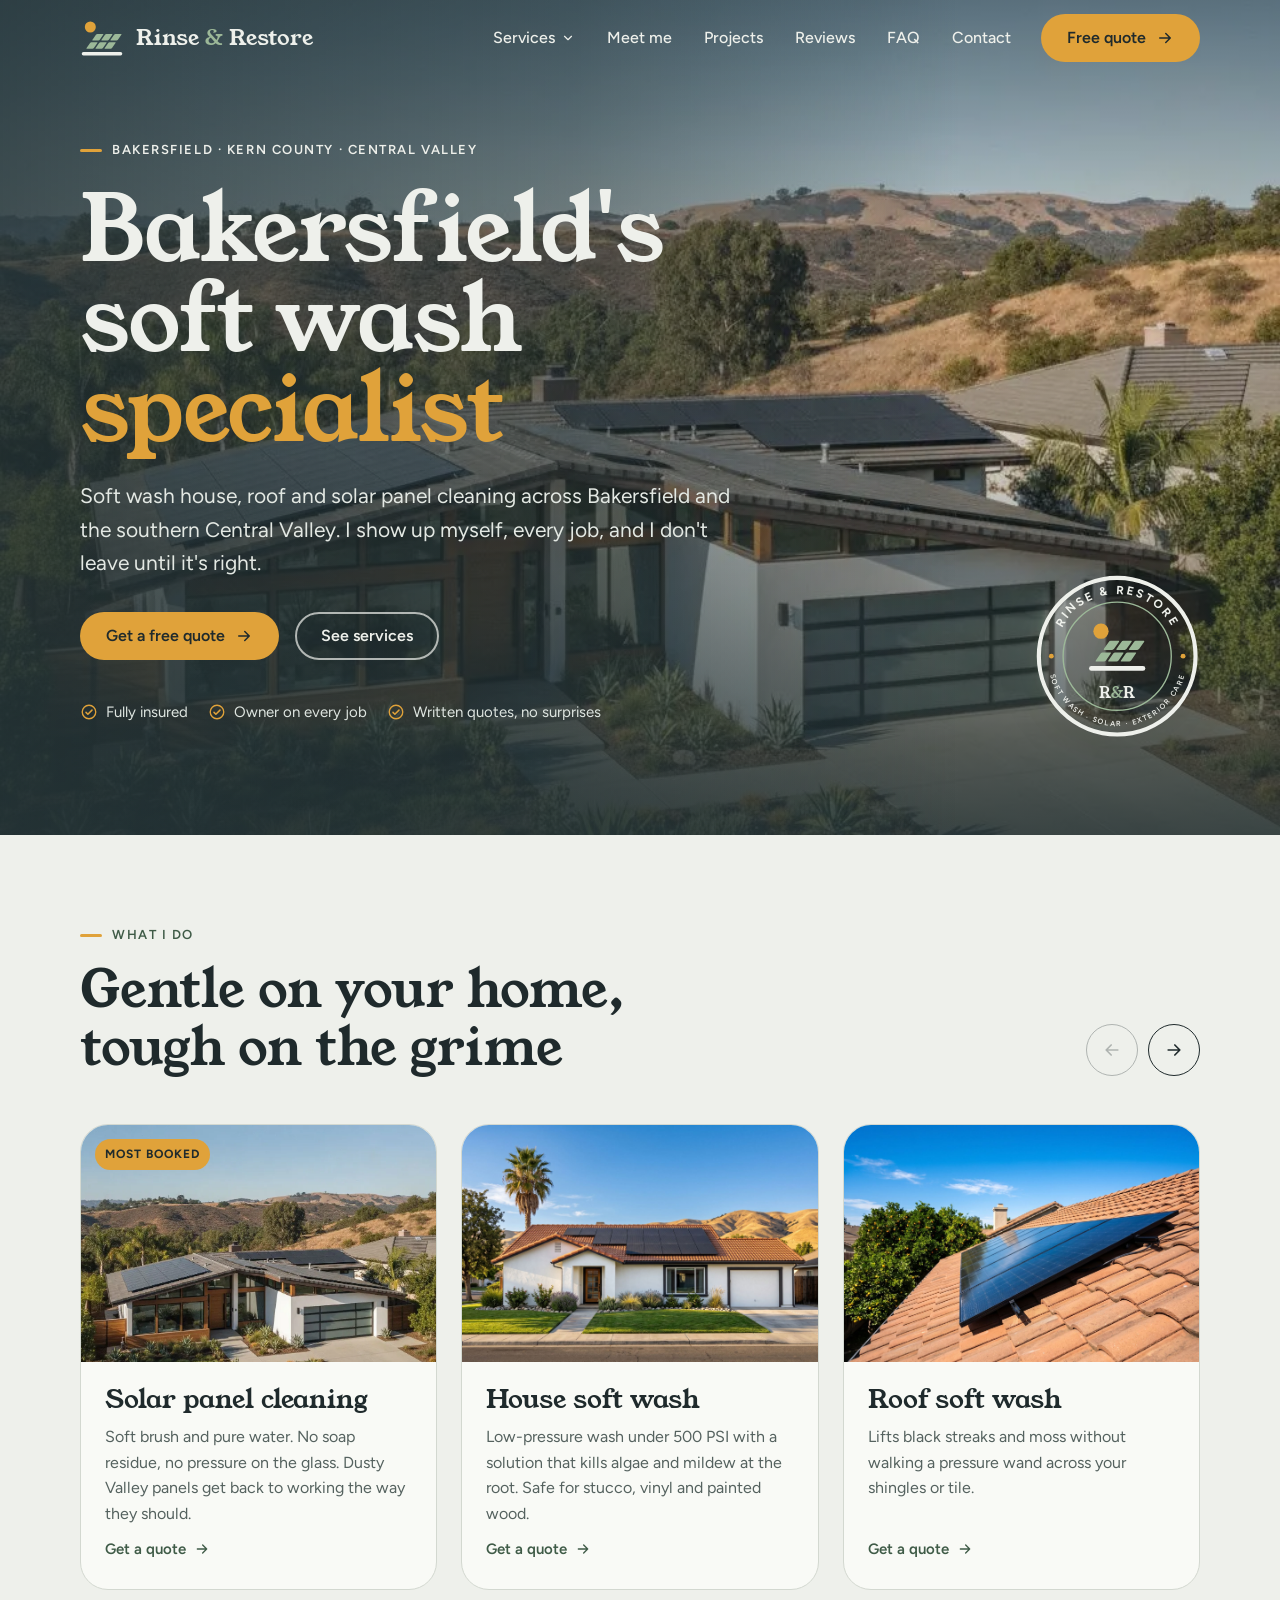
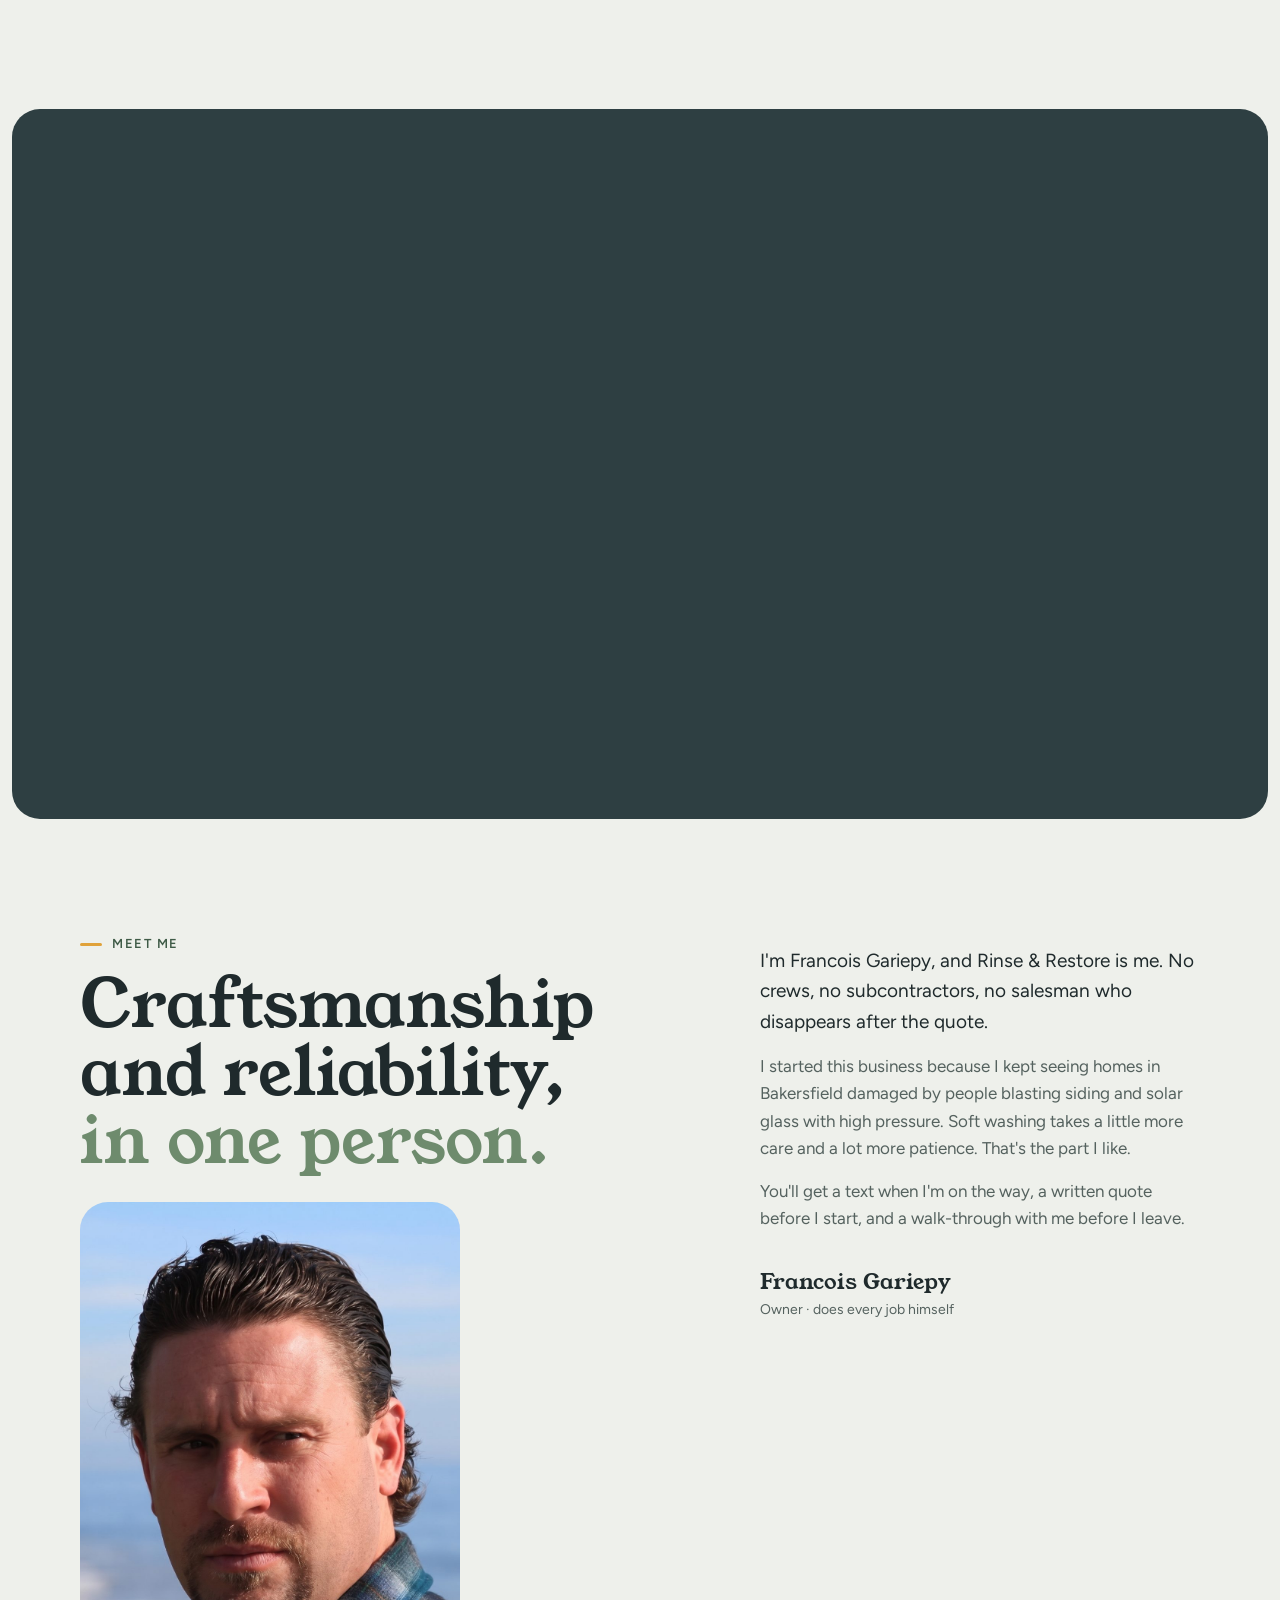
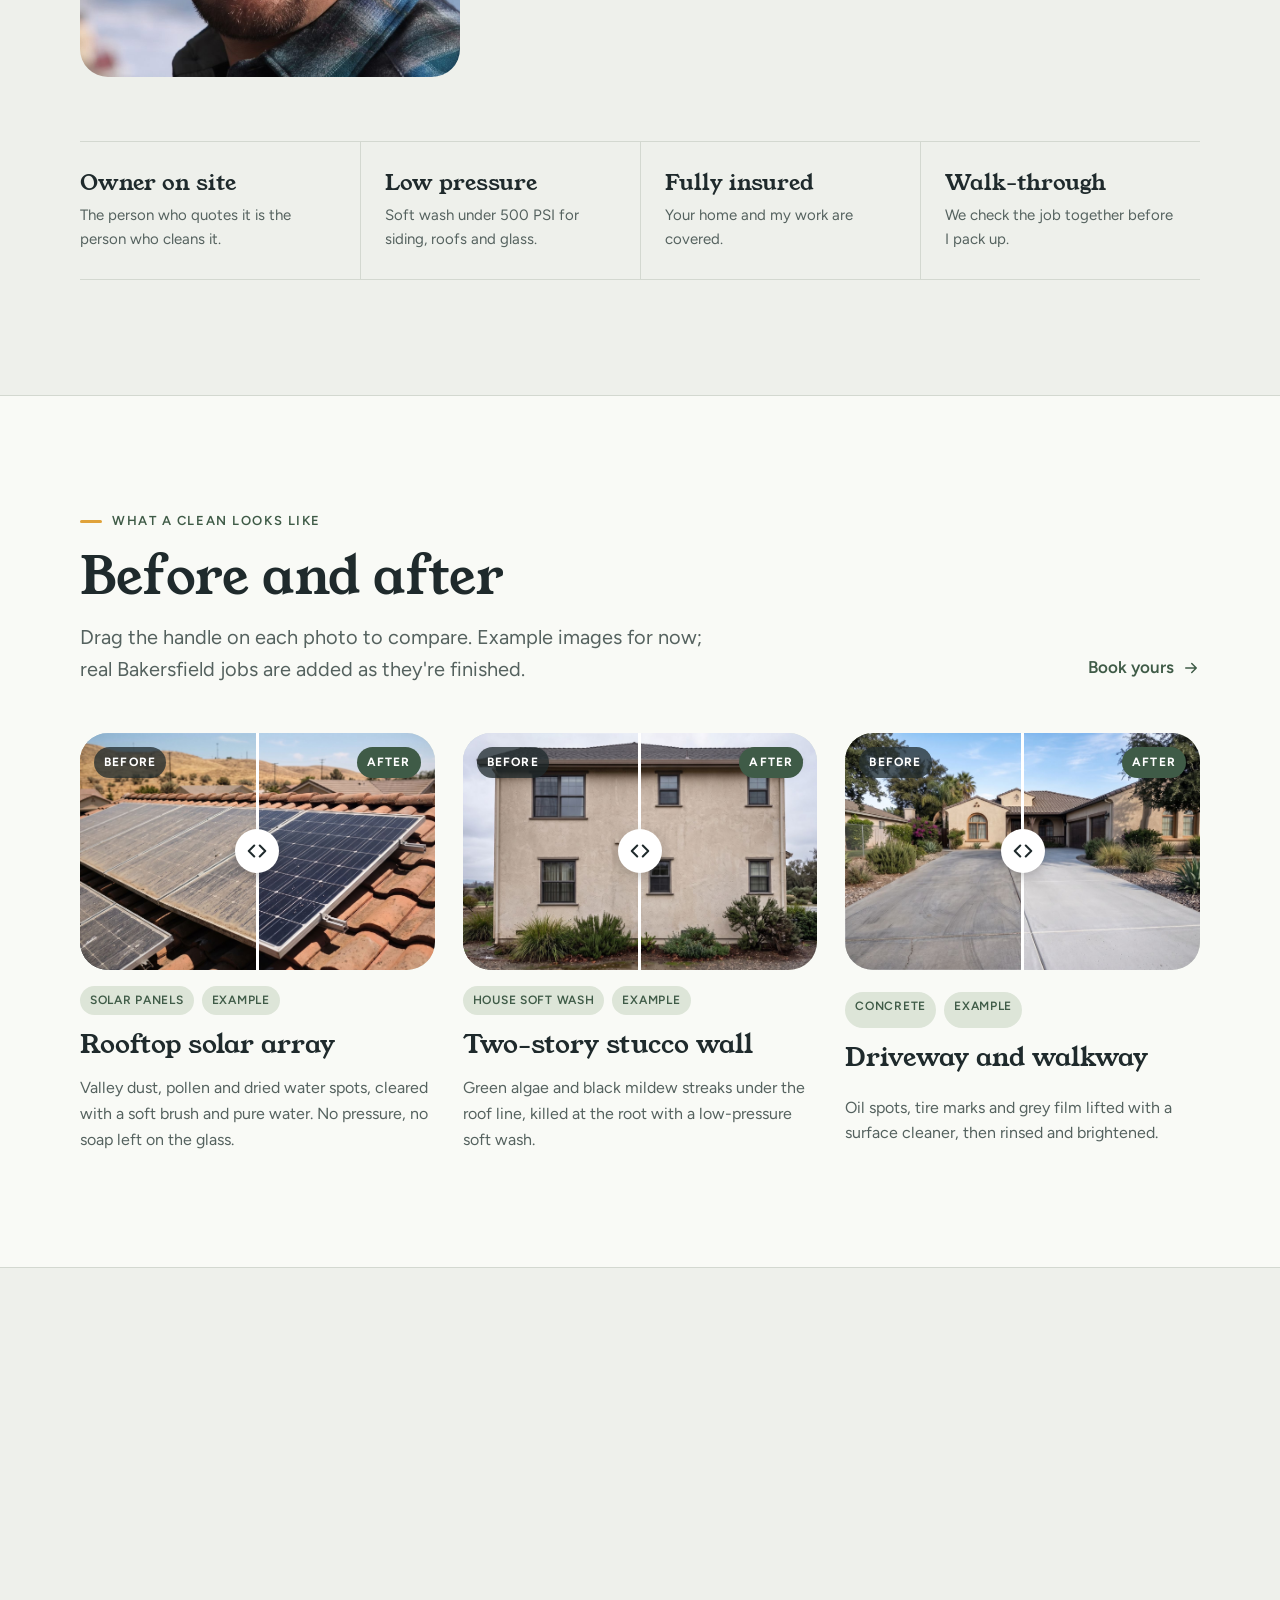
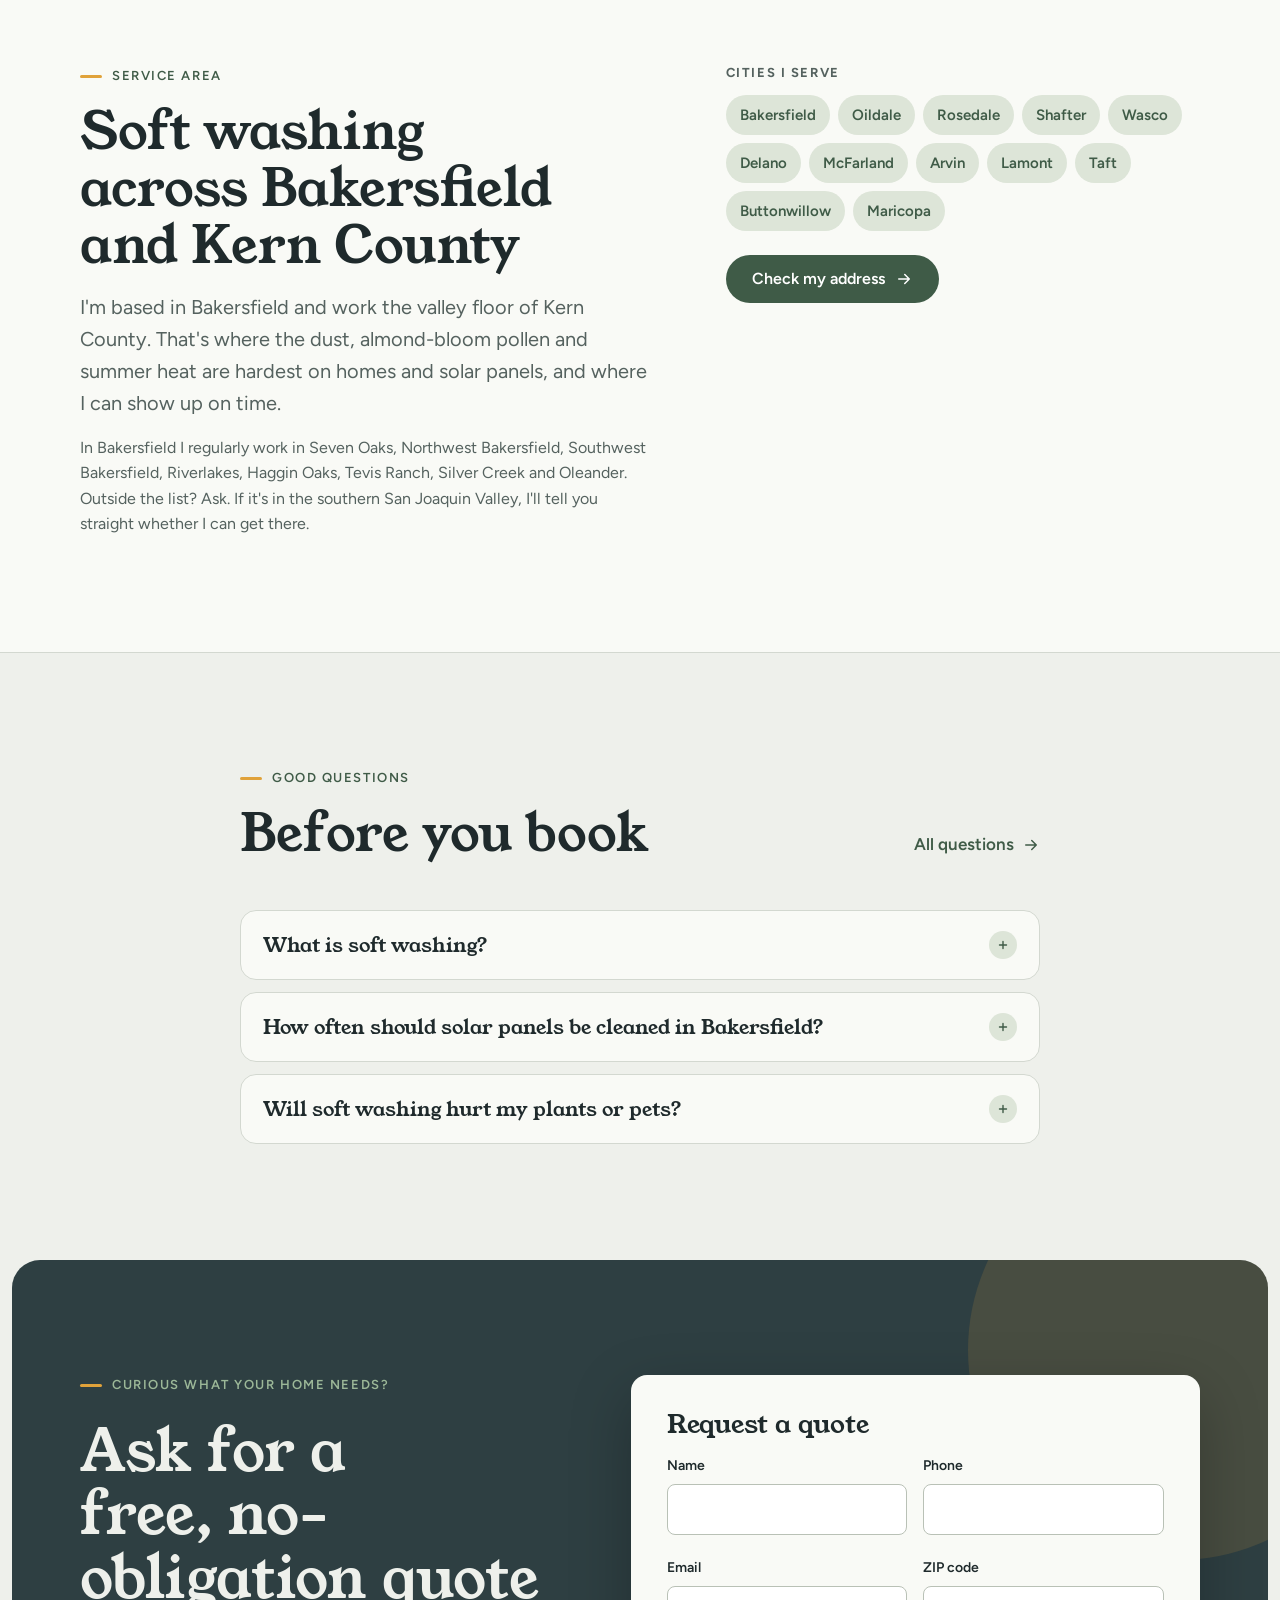
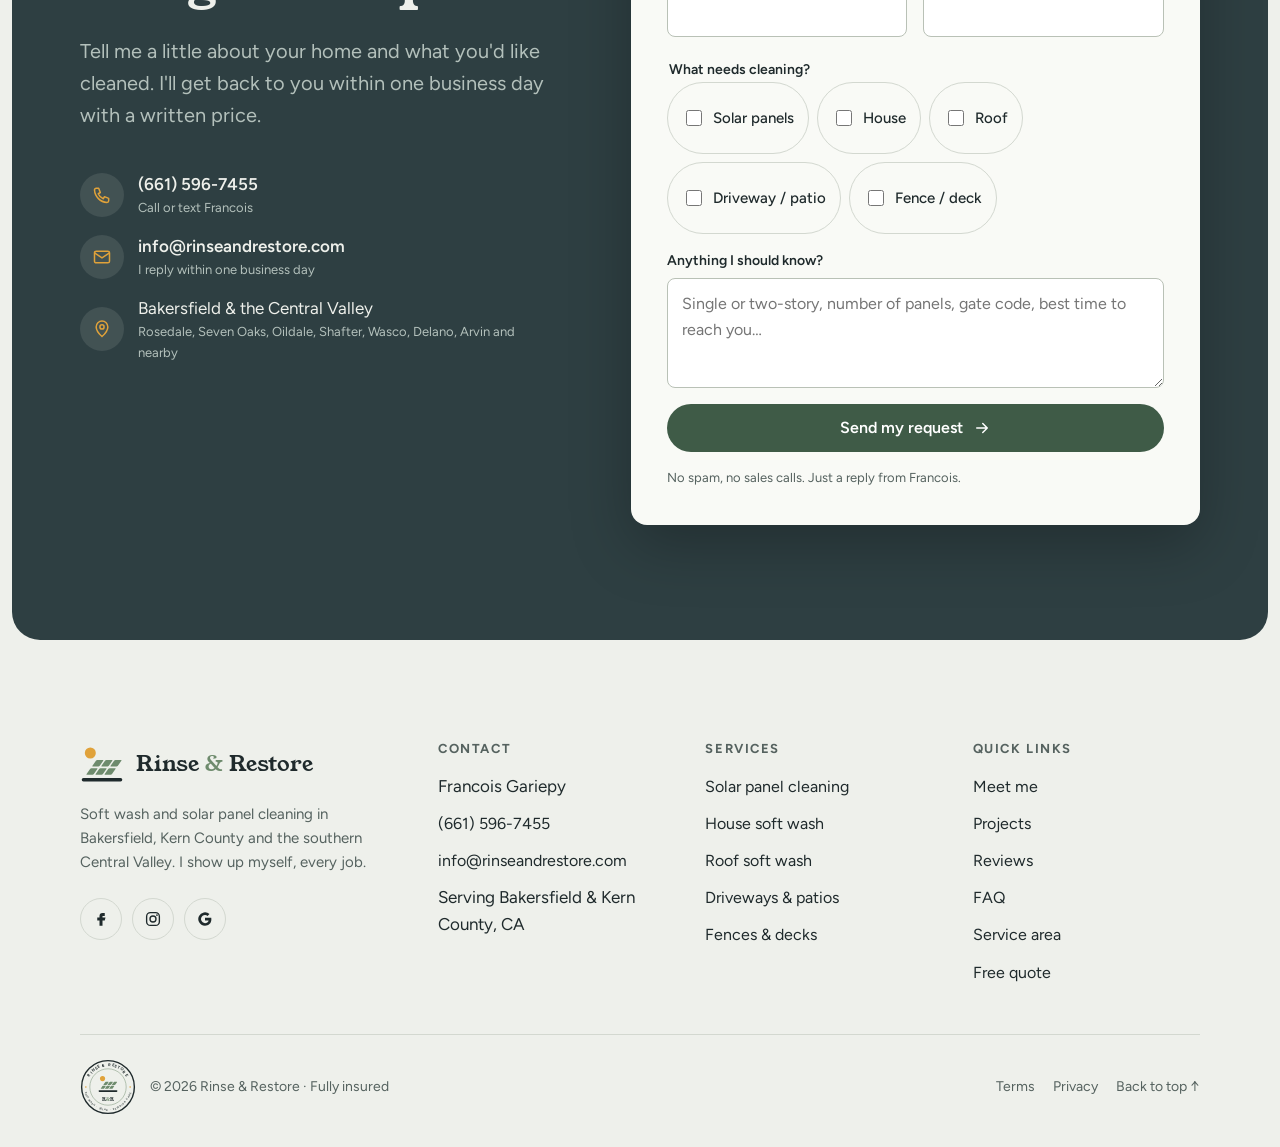
<file: index.html>
<!DOCTYPE html>
<html lang="en">
<head>
<meta charset="utf-8">
<meta name="viewport" content="width=device-width, initial-scale=1, viewport-fit=cover">
<meta name="theme-color" content="#2e3f42">
<meta name="apple-mobile-web-app-capable" content="yes">
<meta name="mobile-web-app-capable" content="yes">
<meta name="apple-mobile-web-app-title" content="Rinse &amp; Restore">
<meta name="apple-mobile-web-app-status-bar-style" content="black-translucent">
<meta name="format-detection" content="telephone=yes">
<link rel="apple-touch-icon" href="apple-touch-icon.png">
<link rel="icon" href="favicon.ico" sizes="32x32">
<link rel="icon" type="image/svg+xml" href="favicon.svg">
<link rel="icon" type="image/png" sizes="32x32" href="favicon-32.png">
<link rel="manifest" href="site.webmanifest">
<title>Soft Wash &amp; Solar Panel Cleaning in Bakersfield, CA | Rinse &amp; Restore</title>
<meta name="description" content="Low-pressure soft wash for houses, roofs and solar panels in Bakersfield and Kern County. Owner-operated, fully insured. Free written quotes.">
<link rel="canonical" href="https://www.rinseandrestore.com/">
<meta name="robots" content="index, follow, max-image-preview:large">
<meta name="geo.region" content="US-CA">
<meta name="geo.placename" content="Bakersfield">
<meta property="og:type" content="website">
<meta property="og:site_name" content="Rinse &amp; Restore">
<meta property="og:locale" content="en_US">
<meta property="og:url" content="https://www.rinseandrestore.com/">
<meta property="og:title" content="Soft Wash &amp; Solar Panel Cleaning in Bakersfield | Rinse &amp; Restore">
<meta property="og:description" content="Careful, low-pressure cleaning for homes, roofs and solar panels across Bakersfield and the southern Central Valley.">
<meta property="og:image" content="https://www.rinseandrestore.com/images/service-house.jpg">
<meta name="twitter:card" content="summary_large_image">
<link rel="preconnect" href="https://fonts.googleapis.com">
<link rel="preconnect" href="https://fonts.gstatic.com" crossorigin>
<link rel="stylesheet" href="https://fonts.googleapis.com/css2?family=Young+Serif&family=Figtree:wght@400;500;600;700&display=swap">
<link rel="stylesheet" href="css/site.css">
<script>document.documentElement.classList.add('js')</script>
<!-- Structured data for Google. Update telephone, email, hours, sameAs (Google Business Profile, Facebook, Yelp URLs) before launch. -->
<script type="application/ld+json">
{
  "@context": "https://schema.org",
  "@graph": [
    {
      "@type": [
        "LocalBusiness",
        "HomeAndConstructionBusiness"
      ],
      "@id": "https://www.rinseandrestore.com/#business",
      "name": "Rinse & Restore",
      "slogan": "I show up myself, every job.",
      "description": "Owner-operated soft wash and solar panel cleaning for homes in Bakersfield and the southern Central Valley.",
      "url": "https://www.rinseandrestore.com/",
      "telephone": "+16615967455",
      "email": "info@rinseandrestore.com",
      "image": "https://www.rinseandrestore.com/images/service-house.jpg",
      "logo": "https://www.rinseandrestore.com/icon-512.png",
      "founder": {
        "@type": "Person",
        "name": "Francois Gariepy",
        "jobTitle": "Owner"
      },
      "address": {
        "@type": "PostalAddress",
        "addressLocality": "Bakersfield",
        "addressRegion": "CA",
        "addressCountry": "US"
      },
      "geo": {
        "@type": "GeoCoordinates",
        "latitude": 35.3733,
        "longitude": -119.0187
      },
      "areaServed": [
        {
          "@type": "City",
          "name": "Bakersfield, CA"
        },
        {
          "@type": "City",
          "name": "Oildale, CA"
        },
        {
          "@type": "City",
          "name": "Rosedale, CA"
        },
        {
          "@type": "City",
          "name": "Shafter, CA"
        },
        {
          "@type": "City",
          "name": "Wasco, CA"
        },
        {
          "@type": "City",
          "name": "Delano, CA"
        },
        {
          "@type": "City",
          "name": "McFarland, CA"
        },
        {
          "@type": "City",
          "name": "Arvin, CA"
        },
        {
          "@type": "City",
          "name": "Lamont, CA"
        },
        {
          "@type": "City",
          "name": "Taft, CA"
        },
        {
          "@type": "City",
          "name": "Buttonwillow, CA"
        },
        {
          "@type": "City",
          "name": "Maricopa, CA"
        },
        {
          "@type": "AdministrativeArea",
          "name": "Kern County, CA"
        }
      ],
      "openingHoursSpecification": [
        {
          "@type": "OpeningHoursSpecification",
          "dayOfWeek": [
            "Monday",
            "Tuesday",
            "Wednesday",
            "Thursday",
            "Friday",
            "Saturday"
          ],
          "opens": "07:00",
          "closes": "18:00"
        }
      ],
      "knowsAbout": [
        "Soft washing",
        "Solar panel cleaning",
        "Roof cleaning",
        "Exterior house washing"
      ],
      "hasOfferCatalog": {
        "@type": "OfferCatalog",
        "name": "Exterior cleaning services",
        "itemListElement": [
          {
            "@type": "Offer",
            "itemOffered": {
              "@type": "Service",
              "name": "Solar panel cleaning",
              "description": "Soft brush and pure-water rinse for residential solar panels. No pressure washer, no harsh chemicals.",
              "areaServed": {
                "@type": "AdministrativeArea",
                "name": "Kern County, CA"
              },
              "provider": {
                "@id": "https://www.rinseandrestore.com/#business"
              }
            }
          },
          {
            "@type": "Offer",
            "itemOffered": {
              "@type": "Service",
              "name": "House soft washing",
              "description": "Low-pressure (under 500 PSI) exterior house washing that removes algae, mildew and dirt from stucco, vinyl and painted wood.",
              "areaServed": {
                "@type": "AdministrativeArea",
                "name": "Kern County, CA"
              },
              "provider": {
                "@id": "https://www.rinseandrestore.com/#business"
              }
            }
          },
          {
            "@type": "Offer",
            "itemOffered": {
              "@type": "Service",
              "name": "Roof soft washing",
              "description": "Low-pressure roof cleaning for tile and shingle roofs that removes black streaks, moss and algae.",
              "areaServed": {
                "@type": "AdministrativeArea",
                "name": "Kern County, CA"
              },
              "provider": {
                "@id": "https://www.rinseandrestore.com/#business"
              }
            }
          },
          {
            "@type": "Offer",
            "itemOffered": {
              "@type": "Service",
              "name": "Driveway and patio cleaning",
              "description": "Surface cleaning for concrete driveways, walkways, patios and pavers.",
              "areaServed": {
                "@type": "AdministrativeArea",
                "name": "Kern County, CA"
              },
              "provider": {
                "@id": "https://www.rinseandrestore.com/#business"
              }
            }
          },
          {
            "@type": "Offer",
            "itemOffered": {
              "@type": "Service",
              "name": "Fence and deck washing",
              "description": "Gentle wood fence and deck washing before sealing or staining.",
              "areaServed": {
                "@type": "AdministrativeArea",
                "name": "Kern County, CA"
              },
              "provider": {
                "@id": "https://www.rinseandrestore.com/#business"
              }
            }
          }
        ]
      },
      "sameAs": []
    },
    {
      "@type": "WebSite",
      "@id": "https://www.rinseandrestore.com/#website",
      "url": "https://www.rinseandrestore.com/",
      "name": "Rinse & Restore",
      "publisher": {
        "@id": "https://www.rinseandrestore.com/#business"
      },
      "inLanguage": "en-US"
    }
  ]
}
</script>
</head>
<body>

<!-- =========================================================
     LOGO SYMBOLS (the Solar Seal). Colours come from --c-* vars.
     ========================================================= -->
<svg width="0" height="0" style="position:absolute" aria-hidden="true" focusable="false">
  <defs>
    <symbol id="mark" viewBox="0 0 64 64">
      <circle cx="15" cy="16" r="8" style="fill:var(--c-sun)"/>
      <g transform="translate(24 26) skewX(-35)" style="fill:var(--c-panel)">
        <rect x="0" y="0" width="10.6" height="9.6" rx="1.2"/>
        <rect x="13.2" y="0" width="10.6" height="9.6" rx="1.2"/>
        <rect x="26.4" y="0" width="10.6" height="9.6" rx="1.2"/>
        <rect x="0" y="12.2" width="10.6" height="9.6" rx="1.2"/>
        <rect x="13.2" y="12.2" width="10.6" height="9.6" rx="1.2"/>
        <rect x="26.4" y="12.2" width="10.6" height="9.6" rx="1.2"/>
      </g>
      <path d="M5 55 H59" style="stroke:var(--c-line)" stroke-width="5" stroke-linecap="round" fill="none"/>
    </symbol>
    <symbol id="seal" viewBox="0 0 240 240">
      <path id="sTop" d="M30 120 a90 90 0 0 1 180 0" fill="none"/>
      <path id="sBot" d="M19 120 a101 101 0 0 0 202 0" fill="none"/>
      <circle cx="120" cy="120" r="113" fill="none" style="stroke:var(--c-line)" stroke-width="6"/>
      <circle cx="120" cy="120" r="78" fill="none" style="stroke:var(--c-ring)" stroke-width="2"/>
      <text style="fill:var(--c-line);font-family:var(--sans);font-weight:700;letter-spacing:.2em" font-size="17"><textPath href="#sTop" startOffset="50%" text-anchor="middle">RINSE &amp; RESTORE</textPath></text>
      <text style="fill:var(--c-line);font-family:var(--sans);font-weight:600;letter-spacing:.2em" font-size="10.5"><textPath href="#sBot" startOffset="50%" text-anchor="middle">SOFT WASH · SOLAR · EXTERIOR CARE</textPath></text>
      <circle cx="25" cy="120" r="3.5" style="fill:var(--c-sun)"/>
      <circle cx="215" cy="120" r="3.5" style="fill:var(--c-sun)"/>
      <use href="#mark" x="76" y="62" width="88" height="88"/>
      <text x="120" y="181" text-anchor="middle" font-size="22" style="fill:var(--c-line);font-family:var(--display)">R<tspan style="fill:var(--c-ring)">&amp;</tspan>R</text>
    </symbol>
    <symbol id="i-arrow-r" viewBox="0 0 24 24"><path d="M5 12h14M13 6l6 6-6 6" fill="none" stroke="currentColor" stroke-width="2" stroke-linecap="round" stroke-linejoin="round"/></symbol>
    <symbol id="i-arrow-l" viewBox="0 0 24 24"><path d="M19 12H5M11 6l-6 6 6 6" fill="none" stroke="currentColor" stroke-width="2" stroke-linecap="round" stroke-linejoin="round"/></symbol>
    <symbol id="i-chev" viewBox="0 0 24 24"><path d="M6 9l6 6 6-6" fill="none" stroke="currentColor" stroke-width="2" stroke-linecap="round" stroke-linejoin="round"/></symbol>
    <symbol id="i-phone" viewBox="0 0 24 24"><path d="M5 4h3l2 5-2.5 1.5a11 11 0 0 0 6 6L15 14l5 2v3a2 2 0 0 1-2 2A16 16 0 0 1 3 6a2 2 0 0 1 2-2z" fill="none" stroke="currentColor" stroke-width="1.8" stroke-linejoin="round"/></symbol>
    <symbol id="i-mail" viewBox="0 0 24 24"><rect x="3" y="5" width="18" height="14" rx="2" fill="none" stroke="currentColor" stroke-width="1.8"/><path d="M3 7l9 6 9-6" fill="none" stroke="currentColor" stroke-width="1.8"/></symbol>
    <symbol id="i-pin" viewBox="0 0 24 24"><path d="M12 21s-7-6.2-7-11.5A7 7 0 0 1 19 9.5C19 14.8 12 21 12 21z" fill="none" stroke="currentColor" stroke-width="1.8"/><circle cx="12" cy="9.5" r="2.5" fill="none" stroke="currentColor" stroke-width="1.8"/></symbol>
    <symbol id="i-check" viewBox="0 0 24 24"><circle cx="12" cy="12" r="9" fill="none" stroke="currentColor" stroke-width="1.8"/><path d="M8 12.5l2.5 2.5L16 9.5" fill="none" stroke="currentColor" stroke-width="2" stroke-linecap="round" stroke-linejoin="round"/></symbol>
    <symbol id="i-star" viewBox="0 0 24 24"><path d="M12 3l2.7 5.6 6.1.9-4.4 4.3 1 6.1L12 17l-5.4 2.9 1-6.1L3.2 9.5l6.1-.9z" fill="currentColor"/></symbol>
    <symbol id="i-menu" viewBox="0 0 24 24"><path d="M4 7h16M4 12h16M4 17h16" fill="none" stroke="currentColor" stroke-width="2" stroke-linecap="round"/></symbol>
    <symbol id="i-close" viewBox="0 0 24 24"><path d="M6 6l12 12M18 6L6 18" fill="none" stroke="currentColor" stroke-width="2" stroke-linecap="round"/></symbol>
    <symbol id="i-fb" viewBox="0 0 24 24"><path d="M14 8h3V4h-3a4 4 0 0 0-4 4v2H7v4h3v7h4v-7h3l1-4h-4V8z" fill="currentColor"/></symbol>
    <symbol id="i-ig" viewBox="0 0 24 24"><rect x="3.5" y="3.5" width="17" height="17" rx="5" fill="none" stroke="currentColor" stroke-width="1.8"/><circle cx="12" cy="12" r="4" fill="none" stroke="currentColor" stroke-width="1.8"/><circle cx="17.3" cy="6.7" r="1.2" fill="currentColor"/></symbol>
    <symbol id="i-g" viewBox="0 0 24 24"><path d="M20.5 12.2c0-.7-.1-1.3-.2-1.9H12v3.6h4.8a4.1 4.1 0 0 1-1.8 2.7v2.2h2.9c1.7-1.6 2.6-3.9 2.6-6.6z M12 21c2.4 0 4.5-.8 5.9-2.2L15 16.6c-.8.5-1.8.9-3 .9-2.3 0-4.3-1.6-5-3.7H4v2.3A9 9 0 0 0 12 21z M7 13.8a5.4 5.4 0 0 1 0-3.5V8H4a9 9 0 0 0 0 8.1l3-2.3z M12 6.6c1.3 0 2.5.5 3.4 1.3l2.6-2.6A9 9 0 0 0 4 8l3 2.3c.7-2.1 2.7-3.7 5-3.7z" fill="currentColor"/></symbol>
  </defs>
</svg>

<!-- =========================================================
     HEADER
     ========================================================= -->
<header class="site-header" id="top">
  <div class="container bar">
    <a class="logo" href="#top" aria-label="Rinse &amp; Restore, home">
      <svg aria-hidden="true"><use href="#mark"/></svg>
      <span class="name">Rinse <em>&amp;</em> Restore</span>
    </a>

    <nav class="nav" id="nav" aria-label="Main">
      <ul>
        <li class="has-drop">
          <button class="navlink" type="button" aria-expanded="false" aria-controls="drop-services">Services <svg class="chev" aria-hidden="true"><use href="#i-chev"/></svg></button>
          <ul class="drop" id="drop-services">
            <li><a href="#services">Solar panel cleaning</a></li>
            <li><a href="#services">House soft wash</a></li>
            <li><a href="#services">Roof soft wash</a></li>
            <li><a href="#services">Driveways &amp; patios</a></li>
            <li><a href="#services">Fences &amp; decks</a></li>
          </ul>
        </li>
        <li><a class="navlink" href="#about">Meet me</a></li>
        <li><a class="navlink" href="#projects">Projects</a></li>
        <li><a class="navlink" href="#reviews">Reviews</a></li>
        <li><a class="navlink" href="faq.html">FAQ</a></li>
        <li><a class="navlink" href="#contact">Contact</a></li>
      </ul>
      <div class="header-cta"><a class="btn btn-sun" href="#contact">Free quote <svg aria-hidden="true"><use href="#i-arrow-r"/></svg></a></div>
    </nav>

    <button class="menu-toggle" id="menuToggle" type="button" aria-expanded="false" aria-controls="nav" aria-label="Open menu">
      <svg aria-hidden="true"><use href="#i-menu"/></svg>
    </button>
  </div>
</header>

<main>

<!-- =========================================================
     HERO
     ========================================================= -->
<section class="hero" aria-labelledby="hero-title">
  <div class="hero-media">
    <!-- Replace with your own best before/after or on-the-job photo -->
    <img src="images/hero-solar-home.webp" alt="A modern home with solar panels on the roof, in the hills on a clear day" fetchpriority="high">
  </div>
  <div class="container">
    <div class="hero-copy">
      <span class="eyebrow">Bakersfield · Kern County · Central Valley</span>
      <h1 id="hero-title">Bakersfield's soft wash <em>specialist</em></h1>
      <p class="sub">Soft wash house, roof and solar panel cleaning across Bakersfield and the southern Central Valley. I show up myself, every job, and I don't leave until it's right.</p>
      <div class="hero-actions">
        <a class="btn btn-sun" href="#contact">Get a free quote <svg aria-hidden="true"><use href="#i-arrow-r"/></svg></a>
        <a class="btn btn-ghost-light" href="#services">See services</a>
      </div>
      <ul class="hero-facts">
        <li><svg aria-hidden="true"><use href="#i-check"/></svg>Fully insured</li>
        <li><svg aria-hidden="true"><use href="#i-check"/></svg>Owner on every job</li>
        <li><svg aria-hidden="true"><use href="#i-check"/></svg>Written quotes, no surprises</li>
      </ul>
    </div>
    <svg class="hero-seal" viewBox="0 0 240 240" role="img" aria-label="Rinse &amp; Restore seal"><use href="#seal"/></svg>
  </div>
</section>

<!-- =========================================================
     SERVICES (carousel)
     ========================================================= -->
<section class="section services" id="services" aria-labelledby="services-title">
  <div class="container">
    <div class="section-head reveal">
      <div class="titles">
        <span class="eyebrow">What I do</span>
        <h2 class="h2" id="services-title">Gentle on your home, tough on the grime</h2>
      </div>
      <div class="arrows" data-for="serviceTrack">
        <button class="arrow prev" type="button" aria-label="Previous services"><svg aria-hidden="true"><use href="#i-arrow-l"/></svg></button>
        <button class="arrow next" type="button" aria-label="Next services"><svg aria-hidden="true"><use href="#i-arrow-r"/></svg></button>
      </div>
    </div>

    <div class="carousel reveal">
      <div class="track" id="serviceTrack" tabindex="0" aria-label="Services">
        <a class="service-card" href="#contact">
          <div class="media">
            <img src="images/hero-solar-home.webp" alt="" loading="lazy" style="object-position:30% 62%">
            <span class="tagline-chip">Most booked</span>
          </div>
          <div class="body">
            <h3>Solar panel cleaning</h3>
            <p>Soft brush and pure water. No soap residue, no pressure on the glass. Dusty Valley panels get back to working the way they should.</p>
            <span class="more">Get a quote <svg aria-hidden="true"><use href="#i-arrow-r"/></svg></span>
          </div>
        </a>
        <a class="service-card" href="#contact">
          <div class="media"><img src="images/service-house.jpg" alt="White stucco ranch home with solar panels on a tile roof" loading="lazy"></div>
          <div class="body">
            <h3>House soft wash</h3>
            <p>Low-pressure wash under 500 PSI with a solution that kills algae and mildew at the root. Safe for stucco, vinyl and painted wood.</p>
            <span class="more">Get a quote <svg aria-hidden="true"><use href="#i-arrow-r"/></svg></span>
          </div>
        </a>
        <a class="service-card" href="#contact">
          <div class="media"><img src="images/service-roof.jpg" alt="Clean tile roof with a row of solar panels" loading="lazy"></div>
          <div class="body">
            <h3>Roof soft wash</h3>
            <p>Lifts black streaks and moss without walking a pressure wand across your shingles or tile.</p>
            <span class="more">Get a quote <svg aria-hidden="true"><use href="#i-arrow-r"/></svg></span>
          </div>
        </a>
        <a class="service-card" href="#contact">
          <div class="media"><img src="images/service-driveway.jpg" alt="Stucco home with rooftop solar and a freshly cleaned concrete driveway" loading="lazy"></div>
          <div class="body">
            <h3>Driveways &amp; patios</h3>
            <p>Surface cleaning for concrete and pavers. Oil spots, tire marks and that grey film, gone.</p>
            <span class="more">Get a quote <svg aria-hidden="true"><use href="#i-arrow-r"/></svg></span>
          </div>
        </a>
        <a class="service-card" href="#contact">
          <div class="media"><img src="images/service-fence.jpg" alt="Backyard with a washed cedar fence and deck, solar panels on the roof" loading="lazy"></div>
          <div class="body">
            <h3>Fences &amp; decks</h3>
            <p>A gentle wash that brings back the wood grain and preps it for sealing or stain.</p>
            <span class="more">Get a quote <svg aria-hidden="true"><use href="#i-arrow-r"/></svg></span>
          </div>
        </a>
      </div>
    </div>
  </div>
</section>

<!-- =========================================================
     REVIEWS (dark band, quote carousel)
     ========================================================= -->
<section class="section reviews on-dark" id="reviews" aria-labelledby="reviews-title">
  <div class="container">
    <div class="reviews-layout">
      <div class="reviews-intro reveal">
        <span class="eyebrow">In their words</span>
        <h2 class="h2" id="reviews-title">What neighbours say</h2>
        <div class="stars" aria-hidden="true">
          <svg><use href="#i-star"/></svg><svg><use href="#i-star"/></svg><svg><use href="#i-star"/></svg><svg><use href="#i-star"/></svg><svg><use href="#i-star"/></svg>
        </div>
        <p class="lead">Every review comes from a job I did myself. Read more on Google, or leave one after your clean.</p>
        <p class="placeholder-note">Template: paste real Google reviews into these slides before launch.</p>
      </div>

      <div class="carousel reveal">
        <div class="track quote-track" id="quoteTrack" tabindex="0" aria-label="Customer reviews">
          <figure class="quote">
            <blockquote>[Paste a real customer review here. Two or three sentences about the job, the result and how it felt to work with Francois.]</blockquote>
            <figcaption><span class="avatar" aria-hidden="true">A</span><span><strong>[Customer name]</strong>[Neighbourhood] · [Service]</span></figcaption>
          </figure>
          <figure class="quote">
            <blockquote>[Second review. A solar panel cleaning review works well here, especially one that mentions output or the care taken on the roof.]</blockquote>
            <figcaption><span class="avatar" aria-hidden="true">B</span><span><strong>[Customer name]</strong>[Neighbourhood] · Solar panel cleaning</span></figcaption>
          </figure>
          <figure class="quote">
            <blockquote>[Third review. Ideally one that mentions showing up on time, the written quote, or the final walk-through.]</blockquote>
            <figcaption><span class="avatar" aria-hidden="true">C</span><span><strong>[Customer name]</strong>[Neighbourhood] · House soft wash</span></figcaption>
          </figure>
        </div>
        <div class="reviews-foot">
          <div class="dots" id="quoteDots" aria-label="Choose review"></div>
          <div class="arrows" data-for="quoteTrack">
            <button class="arrow prev" type="button" aria-label="Previous review"><svg aria-hidden="true"><use href="#i-arrow-l"/></svg></button>
            <button class="arrow next" type="button" aria-label="Next review"><svg aria-hidden="true"><use href="#i-arrow-r"/></svg></button>
          </div>
        </div>
      </div>
    </div>
  </div>
</section>

<!-- =========================================================
     OWNER + STATEMENT
     ========================================================= -->
<section class="section" id="about" aria-labelledby="about-title">
  <div class="container">
    <div class="statement">
      <div class="owner-col reveal">
        <span class="eyebrow">Meet me</span>
        <h2 id="about-title">Craftsmanship and reliability, <em>in one person.</em></h2>
        <img class="owner-photo" src="images/francois-headshot.jpg" alt="Francois Gariepy, owner of Rinse &amp; Restore" loading="lazy" width="1000" height="1250">
      </div>
      <div class="copy reveal">
        <p>I'm Francois Gariepy, and Rinse &amp; Restore is me. No crews, no subcontractors, no salesman who disappears after the quote.</p>
        <p>I started this business because I kept seeing homes in Bakersfield damaged by people blasting siding and solar glass with high pressure. Soft washing takes a little more care and a lot more patience. That's the part I like.</p>
        <p>You'll get a text when I'm on the way, a written quote before I start, and a walk-through with me before I leave.</p>
        <div class="sign">
          <div><div class="name">Francois Gariepy</div><div class="role">Owner · does every job himself</div></div>
        </div>
      </div>
    </div>

    <div class="promise reveal">
      <div><strong>Owner on site</strong><span>The person who quotes it is the person who cleans it.</span></div>
      <div><strong>Low pressure</strong><span>Soft wash under 500 PSI for siding, roofs and glass.</span></div>
      <div><strong>Fully insured</strong><span>Your home and my work are covered.</span></div>
      <div><strong>Walk-through</strong><span>We check the job together before I pack up.</span></div>
    </div>
  </div>
</section>

<!-- =========================================================
     PROJECTS (before / after sliders)
     ========================================================= -->
<section class="section projects" id="projects" aria-labelledby="projects-title">
  <div class="container">
    <div class="section-head reveal">
      <div class="titles">
        <span class="eyebrow">What a clean looks like</span>
        <h2 class="h2" id="projects-title">Before and after</h2>
        <p class="lead">Drag the handle on each photo to compare. Example images for now; real Bakersfield jobs are added as they're finished.</p>
      </div>
      <a class="link-arrow" href="#contact">Book yours <svg aria-hidden="true"><use href="#i-arrow-r"/></svg></a>
    </div>

    <div class="project-grid">
      <article class="project reveal">
        <div class="ba" style="--pos:50%">
          <div class="layer after"><img src="images/job1-after.jpg" alt="Rooftop solar array, after soft washing" loading="lazy"></div>
          <div class="layer before"><img src="images/job1-before.jpg" alt="Rooftop solar array, before soft washing" loading="lazy"></div>
          <span class="label l">Before</span><span class="label r">After</span>
          <div class="handle"></div>
          <input type="range" min="0" max="100" value="50" aria-label="Compare before and after: solar panels">
        </div>
        <div class="meta"><span class="chip">Solar panels</span><span class="chip">Example</span></div>
        <h3>Rooftop solar array</h3>
        <p>Valley dust, pollen and dried water spots, cleared with a soft brush and pure water. No pressure, no soap left on the glass.</p>
      </article>
      <article class="project reveal">
        <div class="ba" style="--pos:50%">
          <div class="layer after"><img src="images/job2-after.jpg" alt="Two-story stucco wall, after soft washing" loading="lazy"></div>
          <div class="layer before"><img src="images/job2-before.jpg" alt="Two-story stucco wall, before soft washing" loading="lazy"></div>
          <span class="label l">Before</span><span class="label r">After</span>
          <div class="handle"></div>
          <input type="range" min="0" max="100" value="50" aria-label="Compare before and after: stucco wall">
        </div>
        <div class="meta"><span class="chip">House soft wash</span><span class="chip">Example</span></div>
        <h3>Two-story stucco wall</h3>
        <p>Green algae and black mildew streaks under the roof line, killed at the root with a low-pressure soft wash.</p>
      </article>
      <article class="project reveal">
        <div class="ba" style="--pos:50%">
          <div class="layer after"><img src="images/job3-after.jpg" alt="Driveway and walkway, after soft washing" loading="lazy"></div>
          <div class="layer before"><img src="images/job3-before.jpg" alt="Driveway and walkway, before soft washing" loading="lazy"></div>
          <span class="label l">Before</span><span class="label r">After</span>
          <div class="handle"></div>
          <input type="range" min="0" max="100" value="50" aria-label="Compare before and after: driveway">
        </div>
        <div class="meta"><span class="chip">Concrete</span><span class="chip">Example</span></div>
        <h3>Driveway and walkway</h3>
        <p>Oil spots, tire marks and grey film lifted with a surface cleaner, then rinsed and brightened.</p>
      </article>
    </div>
  </div>
</section>

<!-- =========================================================
     ACROSS THE VALLEY (photo strip)
     ========================================================= -->
<section class="section valley" aria-labelledby="valley-title">
  <div class="container">
    <div class="section-head reveal">
      <div class="titles">
        <span class="eyebrow">Across the Valley</span>
        <h2 class="h2" id="valley-title">Homes worth taking care of</h2>
        <p class="lead">Stucco, tile and a roof full of panels. Valley homes take a beating from dust, pollen and summer sun. I keep them clean without wearing them down.</p>
      </div>
    </div>
    <div class="valley-grid reveal">
      <img class="v-tall" src="images/valley-1.jpg" alt="Single-story home with solar panels and a clean driveway at dusk" loading="lazy">
      <img src="images/valley-2.jpg" alt="Two-story homes with rooftop solar at sunset" loading="lazy">
      <img src="images/valley-3.jpg" alt="Shingle-sided home with black solar panels on the roof" loading="lazy">
      <img class="v-wide" src="images/valley-4.jpg" alt="Low modern home with a full row of solar panels among dry grass" loading="lazy">
    </div>
  </div>
</section>

<!-- =========================================================
     ADVICE — why soft wash
     ========================================================= -->
<section class="section" aria-labelledby="advice-title">
  <div class="container advice">
    <div class="titles reveal">
      <span class="eyebrow">Advice &amp; prevention</span>
      <h2 class="h2" id="advice-title">Why I soft wash instead of pressure wash</h2>
      <p class="lead">High pressure looks impressive, but it can etch stucco, force water behind siding, crack roof tiles and scratch solar glass. Soft washing lets the cleaning solution do the work.</p>
      <a class="link-arrow" href="#about">Meet Francois <svg aria-hidden="true"><use href="#i-arrow-r"/></svg></a>
    </div>
    <div class="compare">
      <div class="psi reveal">
        <div class="hi"><div class="lbl">Typical pressure washer</div><div class="val">3,000+ PSI</div><p>Strips paint, etches surfaces, pushes water where it shouldn't go.</p></div>
        <div class="lo"><div class="lbl">Rinse &amp; Restore soft wash</div><div class="val">&lt; 500 PSI</div><p>About the pressure of a garden hose. Safe for your home.</p></div>
      </div>
      <div class="compare-row reveal"><div class="num">1</div><div><h3>Kill it at the root</h3><p>Algae and mildew grow back fast when you only blast the surface. The soft wash solution kills them, so your home stays clean longer.</p></div></div>
      <div class="compare-row reveal"><div class="num">2</div><div><h3>Protect what you paid for</h3><p>Paint, seals, roof granules and the anti-reflective coating on solar glass all last longer without high pressure.</p></div></div>
      <div class="compare-row reveal"><div class="num">3</div><div><h3>Keep panels producing</h3><p>Valley dust, pollen and bird droppings block sunlight. A gentle, regular clean keeps your system doing its job.</p></div></div>
    </div>
  </div>
</section>

<!-- =========================================================
     SERVICE AREA (local SEO)
     ========================================================= -->
<section class="section areas" id="areas" aria-labelledby="areas-title">
  <div class="container areas-layout">
    <div class="titles reveal">
      <span class="eyebrow">Service area</span>
      <h2 class="h2" id="areas-title">Soft washing across Bakersfield and Kern County</h2>
      <p class="lead">I'm based in Bakersfield and work the valley floor of Kern County. That's where the dust, almond-bloom pollen and summer heat are hardest on homes and solar panels, and where I can show up on time.</p>
      <p class="areas-note">In Bakersfield I regularly work in Seven Oaks, Northwest Bakersfield, Southwest Bakersfield, Riverlakes, Haggin Oaks, Tevis Ranch, Silver Creek and Oleander. Outside the list? Ask. If it's in the southern San Joaquin Valley, I'll tell you straight whether I can get there.</p>
    </div>
    <div class="reveal">
      <h3 class="areas-h3">Cities I serve</h3>
      <ul class="area-chips">
          <li>Bakersfield</li>
          <li>Oildale</li>
          <li>Rosedale</li>
          <li>Shafter</li>
          <li>Wasco</li>
          <li>Delano</li>
          <li>McFarland</li>
          <li>Arvin</li>
          <li>Lamont</li>
          <li>Taft</li>
          <li>Buttonwillow</li>
          <li>Maricopa</li>
      </ul>
      <a class="btn btn-primary" href="#contact">Check my address <svg aria-hidden="true"><use href="#i-arrow-r"/></svg></a>
    </div>
  </div>
</section>

<!-- =========================================================
     FAQ TEASER
     ========================================================= -->
<section class="section faq-teaser" aria-labelledby="faq-teaser-title">
  <div class="container narrow">
    <div class="section-head reveal">
      <div class="titles">
        <span class="eyebrow">Good questions</span>
        <h2 class="h2" id="faq-teaser-title">Before you book</h2>
      </div>
      <a class="link-arrow" href="faq.html">All questions <svg aria-hidden="true"><use href="#i-arrow-r"/></svg></a>
    </div>
    <div class="faq-list reveal">
      <details>
        <summary>What is soft washing?</summary>
        <p>Soft washing cleans with low water pressure, under 500 PSI, and a cleaning solution that kills algae, mildew and bacteria at the root. It gets stucco, siding and roofs clean without the damage a 3,000 PSI pressure washer can do.</p>
      </details>
      <details>
        <summary>How often should solar panels be cleaned in Bakersfield?</summary>
        <p>For most Kern County homes, two to four times a year. Dust from fields and roads, almond-bloom pollen in late winter and harvest dust in the fall build up fast. Panels near orchards, dirt roads or freeways usually need it more often.</p>
      </details>
      <details>
        <summary>Will soft washing hurt my plants or pets?</summary>
        <p>I wet down plants before and rinse them after, and I ask that pets stay inside while I work. Once everything is rinsed and dry, the yard is back to normal.</p>
      </details>
    </div>
  </div>
</section>

<!-- =========================================================
     QUOTE CTA + FORM
     ========================================================= -->
<section class="section cta on-dark" id="contact" aria-labelledby="cta-title">
  <div class="container cta-layout">
    <div class="cta-info reveal">
      <span class="eyebrow">Curious what your home needs?</span>
      <h2 id="cta-title">Ask for a free, no-obligation quote</h2>
      <p class="lead">Tell me a little about your home and what you'd like cleaned. I'll get back to you within one business day with a written price.</p>
      <ul class="contact-lines">
        <li><span class="ic"><svg aria-hidden="true"><use href="#i-phone"/></svg></span><span><a href="tel:+16615967455">(661) 596-7455</a><small>Call or text Francois</small></span></li>
        <li><span class="ic"><svg aria-hidden="true"><use href="#i-mail"/></svg></span><span><a href="mailto:info@rinseandrestore.com">info@rinseandrestore.com</a><small>I reply within one business day</small></span></li>
        <li><span class="ic"><svg aria-hidden="true"><use href="#i-pin"/></svg></span><span>Bakersfield &amp; the Central Valley<small>Rosedale, Seven Oaks, Oildale, Shafter, Wasco, Delano, Arvin and nearby</small></span></li>
      </ul>
    </div>

    <form class="form reveal" id="quoteForm" novalidate>
      <h3>Request a quote</h3>
      <div class="row">
        <div class="field"><label for="f-name">Name</label><input id="f-name" name="name" autocomplete="name" required><span class="err" aria-live="polite"></span></div>
        <div class="field"><label for="f-phone">Phone</label><input id="f-phone" name="phone" type="tel" autocomplete="tel" required><span class="err" aria-live="polite"></span></div>
      </div>
      <div class="row">
        <div class="field"><label for="f-email">Email</label><input id="f-email" name="email" type="email" autocomplete="email"><span class="err" aria-live="polite"></span></div>
        <div class="field"><label for="f-zip">ZIP code</label><input id="f-zip" name="zip" inputmode="numeric" autocomplete="postal-code" maxlength="5"><span class="err" aria-live="polite"></span></div>
      </div>
      <fieldset class="field">
        <legend>What needs cleaning?</legend>
        <div class="checks">
          <label><input type="checkbox" name="svc" value="solar">Solar panels</label>
          <label><input type="checkbox" name="svc" value="house">House</label>
          <label><input type="checkbox" name="svc" value="roof">Roof</label>
          <label><input type="checkbox" name="svc" value="concrete">Driveway / patio</label>
          <label><input type="checkbox" name="svc" value="fence">Fence / deck</label>
        </div>
      </fieldset>
      <div class="field"><label for="f-msg">Anything I should know?</label><textarea id="f-msg" name="message" placeholder="Single or two-story, number of panels, gate code, best time to reach you…"></textarea></div>
      <button class="btn btn-primary" type="submit">Send my request <svg aria-hidden="true"><use href="#i-arrow-r"/></svg></button>
      <p class="fine">No spam, no sales calls. Just a reply from Francois.</p>
      <div class="form-success" role="status">Thanks. Your request is ready to send. (Connect this form to an email service such as Formspree or Netlify Forms before launch.)</div>
    </form>
  </div>
</section>

</main>

<!-- =========================================================
     FOOTER
     ========================================================= -->
<footer class="site-footer">
  <div class="container">
    <div class="footer-top">
      <div class="footer-brand">
        <a class="logo" href="#top"><svg aria-hidden="true"><use href="#mark"/></svg><span class="name">Rinse <em>&amp;</em> Restore</span></a>
        <p>Soft wash and solar panel cleaning in Bakersfield, Kern County and the southern Central Valley. I show up myself, every job.</p>
        <div class="socials">
          <a href="#" aria-label="Facebook"><svg aria-hidden="true"><use href="#i-fb"/></svg></a>
          <a href="#" aria-label="Instagram"><svg aria-hidden="true"><use href="#i-ig"/></svg></a>
          <a href="#" aria-label="Google reviews"><svg aria-hidden="true"><use href="#i-g"/></svg></a>
        </div>
      </div>
      <div class="footer-col">
        <h3>Contact</h3>
        <ul>
          <li>Francois Gariepy</li>
          <li><a href="tel:+16615967455">(661) 596-7455</a></li>
          <li><a href="mailto:info@rinseandrestore.com">info@rinseandrestore.com</a></li>
          <li>Serving Bakersfield &amp; Kern County, CA</li>
        </ul>
      </div>
      <div class="footer-col">
        <h3>Services</h3>
        <ul>
          <li><a href="#services">Solar panel cleaning</a></li>
          <li><a href="#services">House soft wash</a></li>
          <li><a href="#services">Roof soft wash</a></li>
          <li><a href="#services">Driveways &amp; patios</a></li>
          <li><a href="#services">Fences &amp; decks</a></li>
        </ul>
      </div>
      <div class="footer-col">
        <h3>Quick links</h3>
        <ul>
          <li><a href="#about">Meet me</a></li>
          <li><a href="#projects">Projects</a></li>
          <li><a href="#reviews">Reviews</a></li>
          <li><a href="faq.html">FAQ</a></li>
          <li><a href="#areas">Service area</a></li>
          <li><a href="#contact">Free quote</a></li>
        </ul>
      </div>
    </div>
    <div class="footer-bottom">
      <div style="display:flex;align-items:center;gap:14px">
        <svg class="footer-seal" viewBox="0 0 240 240" aria-hidden="true"><use href="#seal"/></svg>
        <span>© <span id="year">2026</span> Rinse &amp; Restore · Fully insured</span>
      </div>
      <nav aria-label="Legal"><a href="terms.html">Terms</a><a href="privacy.html">Privacy</a><a href="#top">Back to top ↑</a></nav>
    </div>
  </div>
</footer>

<!-- Mobile call bar -->
<div class="callbar" id="callbar">
  <a class="btn btn-ghost" href="tel:+16615967455"><svg aria-hidden="true"><use href="#i-phone"/></svg>Call</a>
  <a class="btn btn-primary" href="#contact">Free quote</a>
</div>

<script src="js/site.js" defer></script>
</body>
</html>
</file>
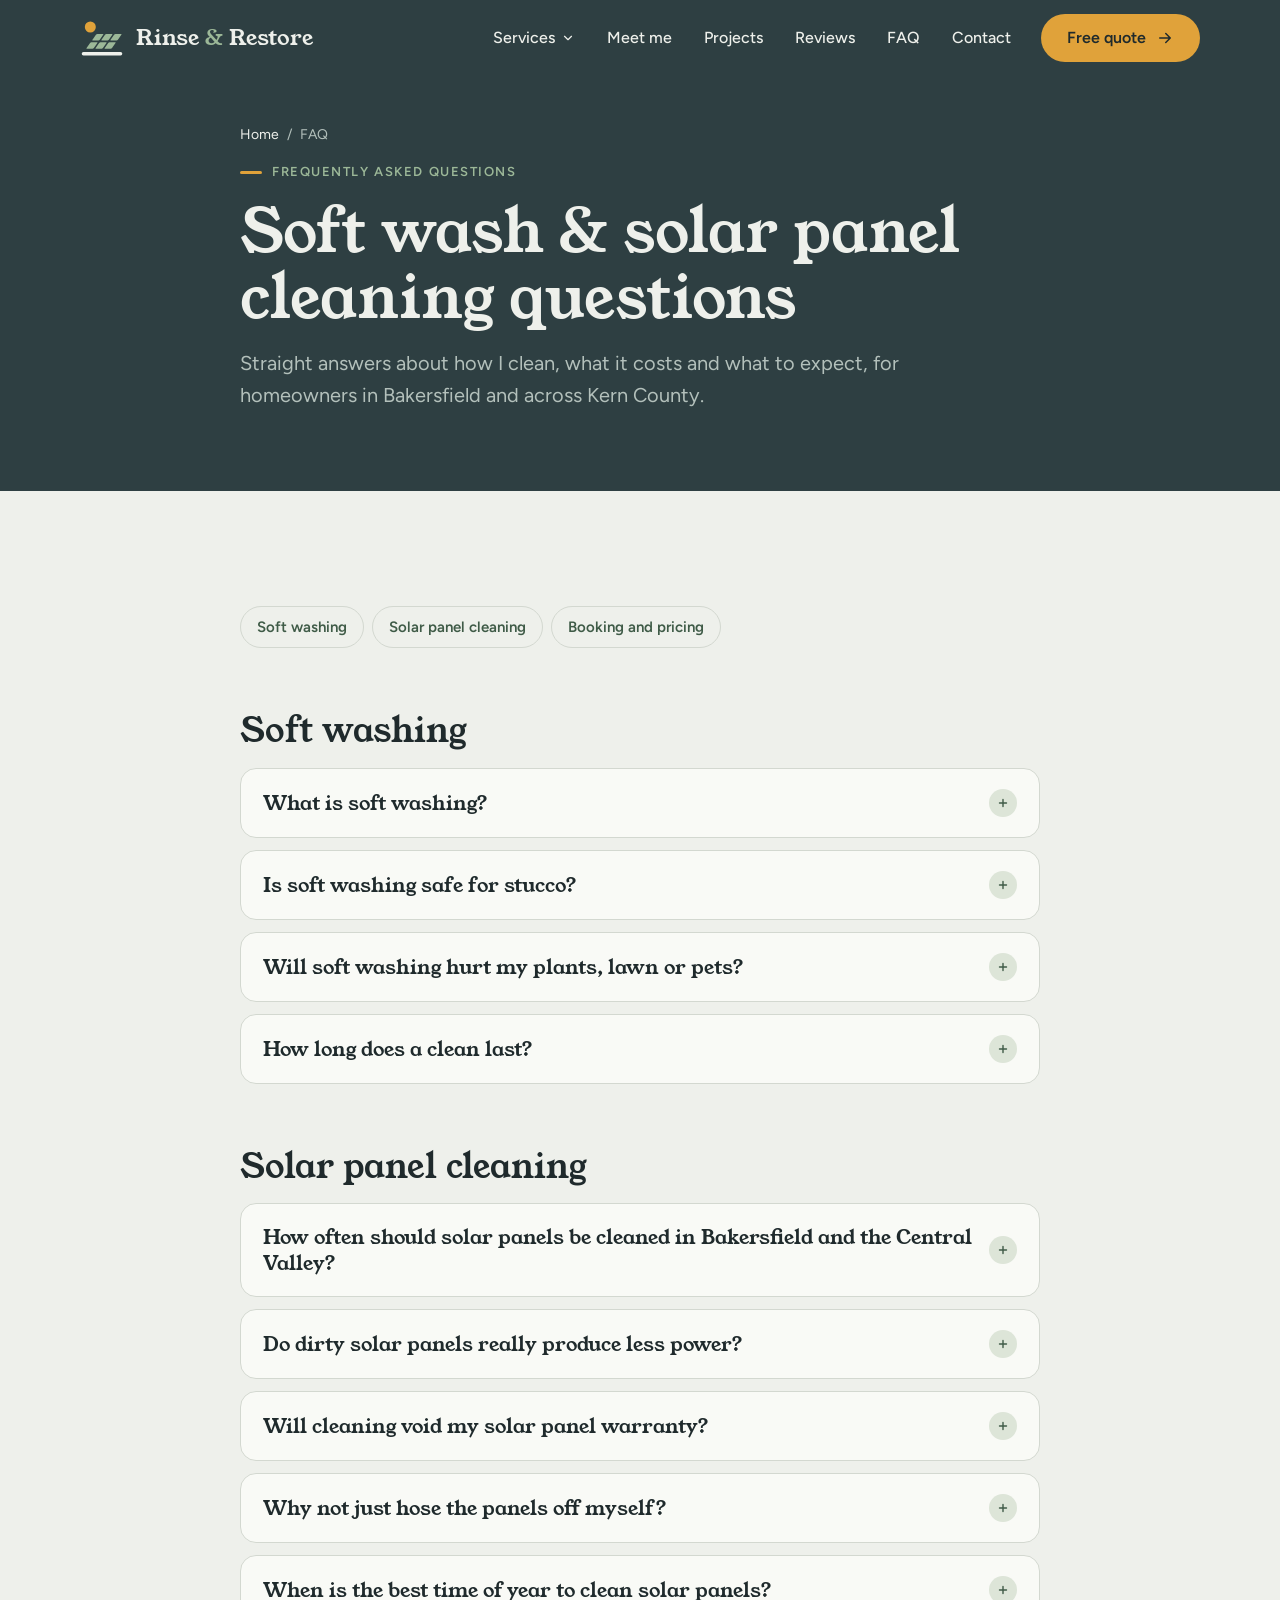
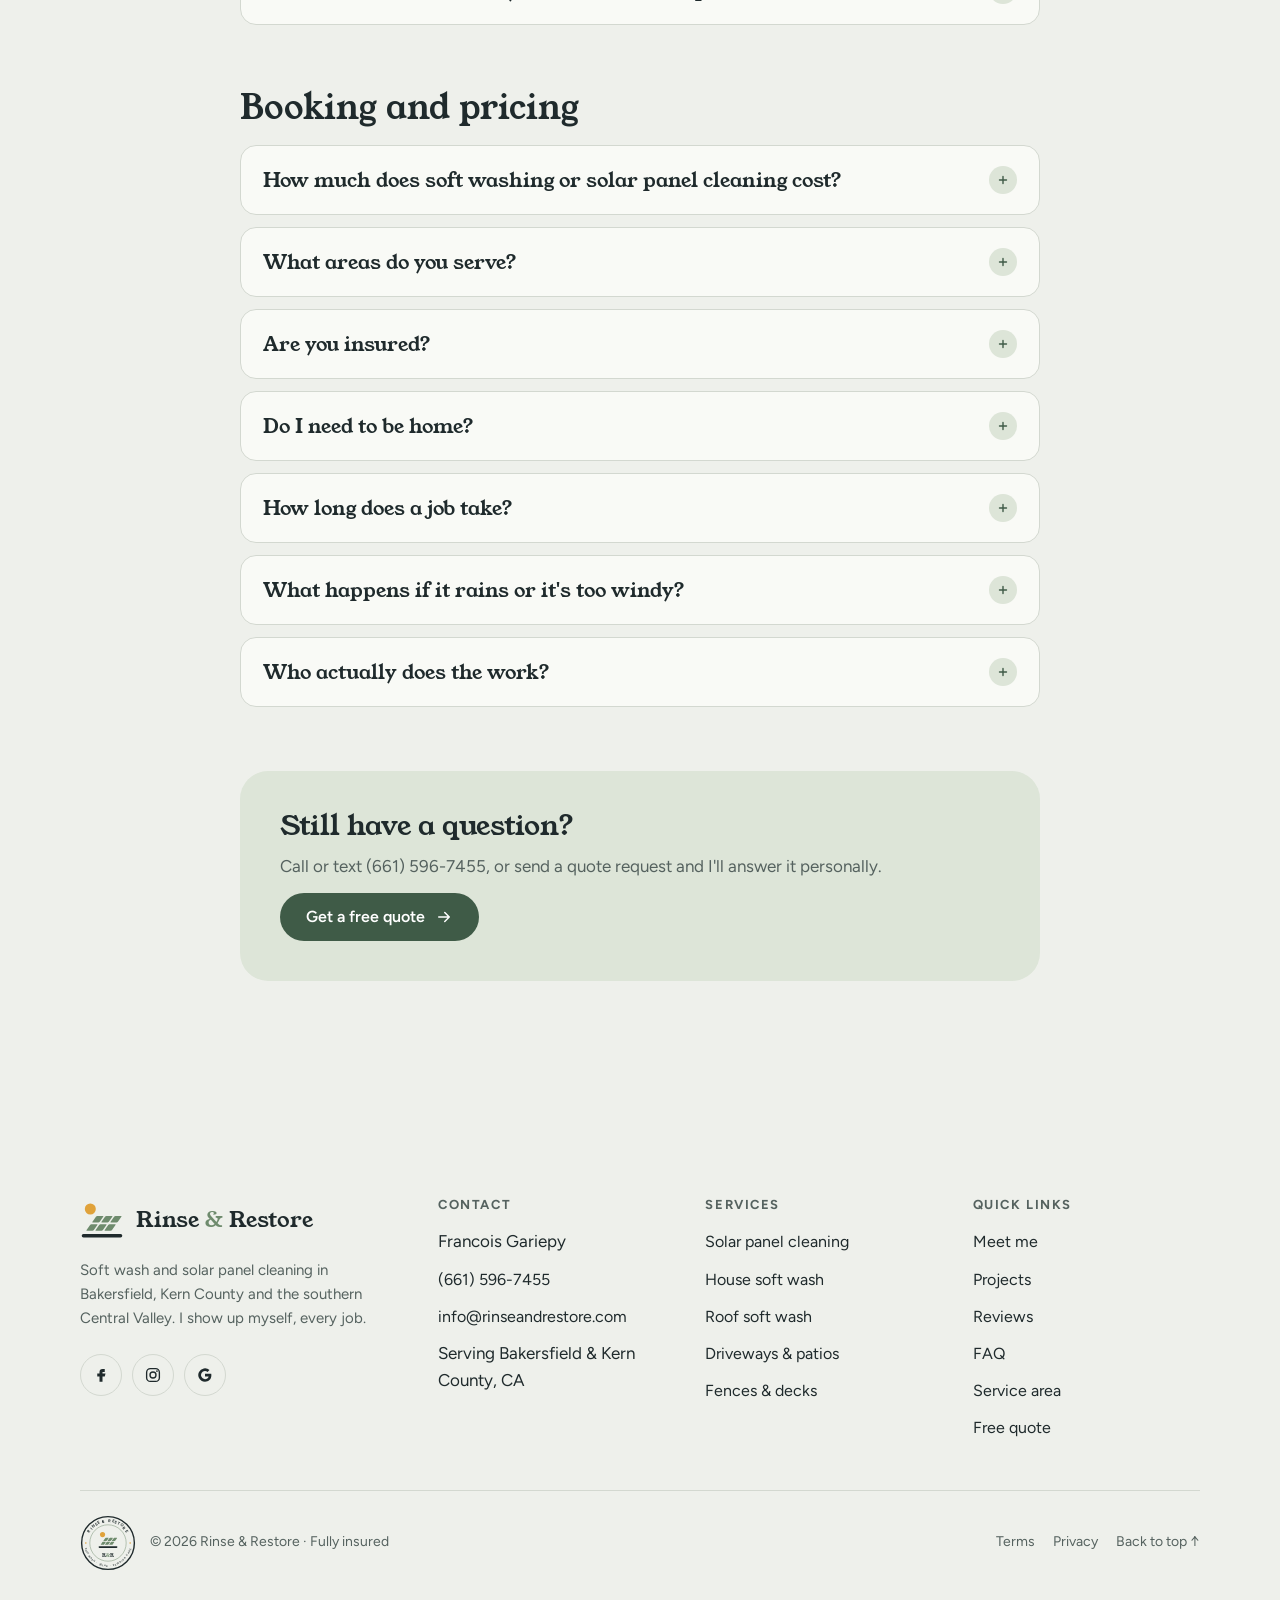
<file: faq.html>
<!DOCTYPE html>
<html lang="en">
<head>
<meta charset="utf-8">
<meta name="viewport" content="width=device-width, initial-scale=1, viewport-fit=cover">
<meta name="theme-color" content="#2e3f42">
<meta name="apple-mobile-web-app-capable" content="yes">
<meta name="mobile-web-app-capable" content="yes">
<meta name="apple-mobile-web-app-title" content="Rinse &amp; Restore">
<meta name="apple-mobile-web-app-status-bar-style" content="black-translucent">
<meta name="format-detection" content="telephone=yes">
<link rel="apple-touch-icon" href="apple-touch-icon.png">
<link rel="icon" href="favicon.ico" sizes="32x32">
<link rel="icon" type="image/svg+xml" href="favicon.svg">
<link rel="icon" type="image/png" sizes="32x32" href="favicon-32.png">
<link rel="manifest" href="site.webmanifest">
<title>Soft Wash &amp; Solar Panel Cleaning FAQ | Bakersfield | Rinse &amp; Restore</title>
<meta name="description" content="Answers about soft washing, solar panel cleaning, pricing and scheduling in Bakersfield and Kern County, from owner-operator Francois Gariepy.">
<link rel="canonical" href="https://www.rinseandrestore.com/faq.html">
<meta name="robots" content="index, follow">
<meta property="og:type" content="website">
<meta property="og:site_name" content="Rinse &amp; Restore">
<meta property="og:url" content="https://www.rinseandrestore.com/faq.html">
<meta property="og:title" content="Soft Wash &amp; Solar Panel Cleaning FAQ | Bakersfield | Rinse &amp; Restore">
<meta property="og:description" content="Answers about soft washing, solar panel cleaning, pricing and scheduling in Bakersfield and Kern County, from owner-operator Francois Gariepy.">
<meta property="og:image" content="https://www.rinseandrestore.com/images/service-house.jpg">
<link rel="preconnect" href="https://fonts.googleapis.com">
<link rel="preconnect" href="https://fonts.gstatic.com" crossorigin>
<link rel="stylesheet" href="https://fonts.googleapis.com/css2?family=Young+Serif&family=Figtree:wght@400;500;600;700&display=swap">
<link rel="stylesheet" href="css/site.css">
<script>document.documentElement.classList.add('js')</script>
<script type="application/ld+json">
{
  "@context": "https://schema.org",
  "@type": "BreadcrumbList",
  "itemListElement": [
    {
      "@type": "ListItem",
      "position": 1,
      "name": "Home",
      "item": "https://www.rinseandrestore.com/"
    },
    {
      "@type": "ListItem",
      "position": 2,
      "name": "FAQ",
      "item": "https://www.rinseandrestore.com/faq.html"
    }
  ]
}
</script>
<script type="application/ld+json">
{
  "@context": "https://schema.org",
  "@type": "FAQPage",
  "mainEntity": [
    {
      "@type": "Question",
      "name": "What is soft washing?",
      "acceptedAnswer": {
        "@type": "Answer",
        "text": "Soft washing cleans with low water pressure, under 500 PSI, and a biodegradable cleaning solution that kills algae, mildew and bacteria at the root. A pressure washer runs at 3,000 PSI or more and only blasts the surface. Soft washing gets stucco, siding and roofs clean without etching, stripping paint or forcing water behind walls."
      }
    },
    {
      "@type": "Question",
      "name": "Is soft washing safe for stucco?",
      "acceptedAnswer": {
        "@type": "Answer",
        "text": "Yes. Stucco is porous and easy to etch, which is why I never use high pressure on it. The solution does the cleaning and a low-pressure rinse carries it away. Cracked or loose stucco stays as it is; I point out anything I notice before I start."
      }
    },
    {
      "@type": "Question",
      "name": "Will soft washing hurt my plants, lawn or pets?",
      "acceptedAnswer": {
        "@type": "Answer",
        "text": "I wet down plants and lawn before I start, keep the solution off them as much as possible, and rinse them again when I'm done. Please keep pets inside until surfaces are rinsed and dry. Fish ponds and vegetable beds get covered."
      }
    },
    {
      "@type": "Question",
      "name": "How long does a clean last?",
      "acceptedAnswer": {
        "@type": "Answer",
        "text": "Because soft washing kills growth instead of just knocking it off, a house usually stays clean noticeably longer than after pressure washing. In the Valley, most homeowners book a house wash every one to two years and a roof wash every few years."
      }
    },
    {
      "@type": "Question",
      "name": "How often should solar panels be cleaned in Bakersfield and the Central Valley?",
      "acceptedAnswer": {
        "@type": "Answer",
        "text": "For most Kern County homes, two to four times a year. Field and road dust, almond-bloom pollen in late winter, harvest dust in the fall and bird droppings all settle on the glass. Homes near orchards, dirt roads or freeways usually need it more often."
      }
    },
    {
      "@type": "Question",
      "name": "Do dirty solar panels really produce less power?",
      "acceptedAnswer": {
        "@type": "Answer",
        "text": "Yes. Anything that blocks sunlight reduces how much power a panel makes, and Valley dust builds up quickly between rains. The simplest check is your inverter or monitoring app: compare a sunny day before and after a cleaning."
      }
    },
    {
      "@type": "Question",
      "name": "Will cleaning void my solar panel warranty?",
      "acceptedAnswer": {
        "@type": "Answer",
        "text": "Most panel makers warn against pressure washers, abrasive pads and harsh chemicals. I use a soft-bristle brush and purified water only, which is the gentle method manufacturers generally recommend. If you have your warranty papers handy, I'm happy to look at the cleaning section with you."
      }
    },
    {
      "@type": "Question",
      "name": "Why not just hose the panels off myself?",
      "acceptedAnswer": {
        "@type": "Answer",
        "text": "Tap water in the Valley is hard and leaves mineral spots as it dries, and a hose alone won't lift baked-on dust or droppings. Climbing onto a roof is also the riskiest part of the job. I bring purified water, a soft brush and the right ladder setup."
      }
    },
    {
      "@type": "Question",
      "name": "When is the best time of year to clean solar panels?",
      "acceptedAnswer": {
        "@type": "Answer",
        "text": "Late spring, after the almond bloom and before the long summer production months, is the most valuable cleaning of the year. A second cleaning in the fall after harvest dust settles is a good habit too."
      }
    },
    {
      "@type": "Question",
      "name": "How much does soft washing or solar panel cleaning cost?",
      "acceptedAnswer": {
        "@type": "Answer",
        "text": "Every home is different, so I give a free written quote before any work starts. The price depends on the size of the house, how many stories, how many panels and how dirty everything is. The number you get in writing is the number you pay."
      }
    },
    {
      "@type": "Question",
      "name": "What areas do you serve?",
      "acceptedAnswer": {
        "@type": "Answer",
        "text": "I'm based in Bakersfield and serve the valley floor of Kern County: Bakersfield, Oildale, Rosedale, Shafter, Wasco, Delano, McFarland, Arvin, Lamont, Taft, Buttonwillow and Maricopa. If you're nearby in the southern San Joaquin Valley, ask and I'll tell you straight whether I can get there."
      }
    },
    {
      "@type": "Question",
      "name": "Are you insured?",
      "acceptedAnswer": {
        "@type": "Answer",
        "text": "Yes, Rinse & Restore is fully insured. I can send proof of insurance with your quote."
      }
    },
    {
      "@type": "Question",
      "name": "Do I need to be home?",
      "acceptedAnswer": {
        "@type": "Answer",
        "text": "Not always. I need access to an outdoor water spigot and any side gates, and pets kept inside. Many customers are home for the start and the final walk-through, but we can set it up so you don't have to be."
      }
    },
    {
      "@type": "Question",
      "name": "How long does a job take?",
      "acceptedAnswer": {
        "@type": "Answer",
        "text": "Most single-story house washes and typical rooftop solar arrays are done in a few hours. Larger or two-story homes and roof washes can take most of a day. Your quote includes a time estimate."
      }
    },
    {
      "@type": "Question",
      "name": "What happens if it rains or it's too windy?",
      "acceptedAnswer": {
        "@type": "Answer",
        "text": "I'll text you to reschedule at no charge. Wind affects soft washing, so on very windy days I'll move the job to protect your plants, cars and neighbors."
      }
    },
    {
      "@type": "Question",
      "name": "Who actually does the work?",
      "acceptedAnswer": {
        "@type": "Answer",
        "text": "I do. Rinse & Restore is me, Francois Gariepy. The person who quotes your job is the person who cleans it and walks it with you at the end."
      }
    }
  ]
}
</script>
</head>
<body class="subpage">

<svg width="0" height="0" style="position:absolute" aria-hidden="true" focusable="false">
  <defs>
    <symbol id="mark" viewBox="0 0 64 64">
      <circle cx="15" cy="16" r="8" style="fill:var(--c-sun)"/>
      <g transform="translate(24 26) skewX(-35)" style="fill:var(--c-panel)">
        <rect x="0" y="0" width="10.6" height="9.6" rx="1.2"/>
        <rect x="13.2" y="0" width="10.6" height="9.6" rx="1.2"/>
        <rect x="26.4" y="0" width="10.6" height="9.6" rx="1.2"/>
        <rect x="0" y="12.2" width="10.6" height="9.6" rx="1.2"/>
        <rect x="13.2" y="12.2" width="10.6" height="9.6" rx="1.2"/>
        <rect x="26.4" y="12.2" width="10.6" height="9.6" rx="1.2"/>
      </g>
      <path d="M5 55 H59" style="stroke:var(--c-line)" stroke-width="5" stroke-linecap="round" fill="none"/>
    </symbol>
    <symbol id="seal" viewBox="0 0 240 240">
      <path id="sTop" d="M30 120 a90 90 0 0 1 180 0" fill="none"/>
      <path id="sBot" d="M19 120 a101 101 0 0 0 202 0" fill="none"/>
      <circle cx="120" cy="120" r="113" fill="none" style="stroke:var(--c-line)" stroke-width="6"/>
      <circle cx="120" cy="120" r="78" fill="none" style="stroke:var(--c-ring)" stroke-width="2"/>
      <text style="fill:var(--c-line);font-family:var(--sans);font-weight:700;letter-spacing:.2em" font-size="17"><textPath href="#sTop" startOffset="50%" text-anchor="middle">RINSE &amp; RESTORE</textPath></text>
      <text style="fill:var(--c-line);font-family:var(--sans);font-weight:600;letter-spacing:.2em" font-size="10.5"><textPath href="#sBot" startOffset="50%" text-anchor="middle">SOFT WASH · SOLAR · EXTERIOR CARE</textPath></text>
      <circle cx="25" cy="120" r="3.5" style="fill:var(--c-sun)"/>
      <circle cx="215" cy="120" r="3.5" style="fill:var(--c-sun)"/>
      <use href="#mark" x="76" y="62" width="88" height="88"/>
      <text x="120" y="181" text-anchor="middle" font-size="22" style="fill:var(--c-line);font-family:var(--display)">R<tspan style="fill:var(--c-ring)">&amp;</tspan>R</text>
    </symbol>
    <symbol id="i-arrow-r" viewBox="0 0 24 24"><path d="M5 12h14M13 6l6 6-6 6" fill="none" stroke="currentColor" stroke-width="2" stroke-linecap="round" stroke-linejoin="round"/></symbol>
    <symbol id="i-arrow-l" viewBox="0 0 24 24"><path d="M19 12H5M11 6l-6 6 6 6" fill="none" stroke="currentColor" stroke-width="2" stroke-linecap="round" stroke-linejoin="round"/></symbol>
    <symbol id="i-chev" viewBox="0 0 24 24"><path d="M6 9l6 6 6-6" fill="none" stroke="currentColor" stroke-width="2" stroke-linecap="round" stroke-linejoin="round"/></symbol>
    <symbol id="i-phone" viewBox="0 0 24 24"><path d="M5 4h3l2 5-2.5 1.5a11 11 0 0 0 6 6L15 14l5 2v3a2 2 0 0 1-2 2A16 16 0 0 1 3 6a2 2 0 0 1 2-2z" fill="none" stroke="currentColor" stroke-width="1.8" stroke-linejoin="round"/></symbol>
    <symbol id="i-mail" viewBox="0 0 24 24"><rect x="3" y="5" width="18" height="14" rx="2" fill="none" stroke="currentColor" stroke-width="1.8"/><path d="M3 7l9 6 9-6" fill="none" stroke="currentColor" stroke-width="1.8"/></symbol>
    <symbol id="i-pin" viewBox="0 0 24 24"><path d="M12 21s-7-6.2-7-11.5A7 7 0 0 1 19 9.5C19 14.8 12 21 12 21z" fill="none" stroke="currentColor" stroke-width="1.8"/><circle cx="12" cy="9.5" r="2.5" fill="none" stroke="currentColor" stroke-width="1.8"/></symbol>
    <symbol id="i-check" viewBox="0 0 24 24"><circle cx="12" cy="12" r="9" fill="none" stroke="currentColor" stroke-width="1.8"/><path d="M8 12.5l2.5 2.5L16 9.5" fill="none" stroke="currentColor" stroke-width="2" stroke-linecap="round" stroke-linejoin="round"/></symbol>
    <symbol id="i-star" viewBox="0 0 24 24"><path d="M12 3l2.7 5.6 6.1.9-4.4 4.3 1 6.1L12 17l-5.4 2.9 1-6.1L3.2 9.5l6.1-.9z" fill="currentColor"/></symbol>
    <symbol id="i-menu" viewBox="0 0 24 24"><path d="M4 7h16M4 12h16M4 17h16" fill="none" stroke="currentColor" stroke-width="2" stroke-linecap="round"/></symbol>
    <symbol id="i-close" viewBox="0 0 24 24"><path d="M6 6l12 12M18 6L6 18" fill="none" stroke="currentColor" stroke-width="2" stroke-linecap="round"/></symbol>
    <symbol id="i-fb" viewBox="0 0 24 24"><path d="M14 8h3V4h-3a4 4 0 0 0-4 4v2H7v4h3v7h4v-7h3l1-4h-4V8z" fill="currentColor"/></symbol>
    <symbol id="i-ig" viewBox="0 0 24 24"><rect x="3.5" y="3.5" width="17" height="17" rx="5" fill="none" stroke="currentColor" stroke-width="1.8"/><circle cx="12" cy="12" r="4" fill="none" stroke="currentColor" stroke-width="1.8"/><circle cx="17.3" cy="6.7" r="1.2" fill="currentColor"/></symbol>
    <symbol id="i-g" viewBox="0 0 24 24"><path d="M20.5 12.2c0-.7-.1-1.3-.2-1.9H12v3.6h4.8a4.1 4.1 0 0 1-1.8 2.7v2.2h2.9c1.7-1.6 2.6-3.9 2.6-6.6z M12 21c2.4 0 4.5-.8 5.9-2.2L15 16.6c-.8.5-1.8.9-3 .9-2.3 0-4.3-1.6-5-3.7H4v2.3A9 9 0 0 0 12 21z M7 13.8a5.4 5.4 0 0 1 0-3.5V8H4a9 9 0 0 0 0 8.1l3-2.3z M12 6.6c1.3 0 2.5.5 3.4 1.3l2.6-2.6A9 9 0 0 0 4 8l3 2.3c.7-2.1 2.7-3.7 5-3.7z" fill="currentColor"/></symbol>
  </defs>
</svg>

<header class="site-header" id="top">
  <div class="container bar">
    <a class="logo" href="index.html" aria-label="Rinse &amp; Restore, home">
      <svg aria-hidden="true"><use href="#mark"/></svg>
      <span class="name">Rinse <em>&amp;</em> Restore</span>
    </a>

    <nav class="nav" id="nav" aria-label="Main">
      <ul>
        <li class="has-drop">
          <button class="navlink" type="button" aria-expanded="false" aria-controls="drop-services">Services <svg class="chev" aria-hidden="true"><use href="#i-chev"/></svg></button>
          <ul class="drop" id="drop-services">
            <li><a href="index.html#services">Solar panel cleaning</a></li>
            <li><a href="index.html#services">House soft wash</a></li>
            <li><a href="index.html#services">Roof soft wash</a></li>
            <li><a href="index.html#services">Driveways &amp; patios</a></li>
            <li><a href="index.html#services">Fences &amp; decks</a></li>
          </ul>
        </li>
        <li><a class="navlink" href="index.html#about">Meet me</a></li>
        <li><a class="navlink" href="index.html#projects">Projects</a></li>
        <li><a class="navlink" href="index.html#reviews">Reviews</a></li>
        <li><a class="navlink" href="faq.html">FAQ</a></li>
        <li><a class="navlink" href="index.html#contact">Contact</a></li>
      </ul>
      <div class="header-cta"><a class="btn btn-sun" href="index.html#contact">Free quote <svg aria-hidden="true"><use href="#i-arrow-r"/></svg></a></div>
    </nav>

    <button class="menu-toggle" id="menuToggle" type="button" aria-expanded="false" aria-controls="nav" aria-label="Open menu">
      <svg aria-hidden="true"><use href="#i-menu"/></svg>
    </button>
  </div>
</header>

<main>
<section class="page-hero">
  <div class="container narrow">
    <nav class="breadcrumb" aria-label="Breadcrumb"><a href="index.html">Home</a><span aria-hidden="true">/</span><span aria-current="page">FAQ</span></nav>
    <span class="eyebrow">Frequently asked questions</span>
    <h1>Soft wash &amp; solar panel cleaning questions</h1>
    <p class="lead">Straight answers about how I clean, what it costs and what to expect, for homeowners in Bakersfield and across Kern County.</p>
  </div>
</section>
<div class="section">
<div class="container narrow page-body">
  <nav class="jump" aria-label="FAQ topics"><a href="#soft-washing">Soft washing</a> <a href="#solar-panel-cleaning">Solar panel cleaning</a> <a href="#booking-and-pricing">Booking and pricing</a></nav>
  <section class="faq-group" id="soft-washing" aria-labelledby="soft-washing-h">
    <h2 id="soft-washing-h">Soft washing</h2>
    <div class="faq-list">
      <details>
        <summary>What is soft washing?</summary>
        <p>Soft washing cleans with low water pressure, under 500 PSI, and a biodegradable cleaning solution that kills algae, mildew and bacteria at the root. A pressure washer runs at 3,000 PSI or more and only blasts the surface. Soft washing gets stucco, siding and roofs clean without etching, stripping paint or forcing water behind walls.</p>
      </details>
      <details>
        <summary>Is soft washing safe for stucco?</summary>
        <p>Yes. Stucco is porous and easy to etch, which is why I never use high pressure on it. The solution does the cleaning and a low-pressure rinse carries it away. Cracked or loose stucco stays as it is; I point out anything I notice before I start.</p>
      </details>
      <details>
        <summary>Will soft washing hurt my plants, lawn or pets?</summary>
        <p>I wet down plants and lawn before I start, keep the solution off them as much as possible, and rinse them again when I&#x27;m done. Please keep pets inside until surfaces are rinsed and dry. Fish ponds and vegetable beds get covered.</p>
      </details>
      <details>
        <summary>How long does a clean last?</summary>
        <p>Because soft washing kills growth instead of just knocking it off, a house usually stays clean noticeably longer than after pressure washing. In the Valley, most homeowners book a house wash every one to two years and a roof wash every few years.</p>
      </details>
    </div>
  </section>
  <section class="faq-group" id="solar-panel-cleaning" aria-labelledby="solar-panel-cleaning-h">
    <h2 id="solar-panel-cleaning-h">Solar panel cleaning</h2>
    <div class="faq-list">
      <details>
        <summary>How often should solar panels be cleaned in Bakersfield and the Central Valley?</summary>
        <p>For most Kern County homes, two to four times a year. Field and road dust, almond-bloom pollen in late winter, harvest dust in the fall and bird droppings all settle on the glass. Homes near orchards, dirt roads or freeways usually need it more often.</p>
      </details>
      <details>
        <summary>Do dirty solar panels really produce less power?</summary>
        <p>Yes. Anything that blocks sunlight reduces how much power a panel makes, and Valley dust builds up quickly between rains. The simplest check is your inverter or monitoring app: compare a sunny day before and after a cleaning.</p>
      </details>
      <details>
        <summary>Will cleaning void my solar panel warranty?</summary>
        <p>Most panel makers warn against pressure washers, abrasive pads and harsh chemicals. I use a soft-bristle brush and purified water only, which is the gentle method manufacturers generally recommend. If you have your warranty papers handy, I&#x27;m happy to look at the cleaning section with you.</p>
      </details>
      <details>
        <summary>Why not just hose the panels off myself?</summary>
        <p>Tap water in the Valley is hard and leaves mineral spots as it dries, and a hose alone won&#x27;t lift baked-on dust or droppings. Climbing onto a roof is also the riskiest part of the job. I bring purified water, a soft brush and the right ladder setup.</p>
      </details>
      <details>
        <summary>When is the best time of year to clean solar panels?</summary>
        <p>Late spring, after the almond bloom and before the long summer production months, is the most valuable cleaning of the year. A second cleaning in the fall after harvest dust settles is a good habit too.</p>
      </details>
    </div>
  </section>
  <section class="faq-group" id="booking-and-pricing" aria-labelledby="booking-and-pricing-h">
    <h2 id="booking-and-pricing-h">Booking and pricing</h2>
    <div class="faq-list">
      <details>
        <summary>How much does soft washing or solar panel cleaning cost?</summary>
        <p>Every home is different, so I give a free written quote before any work starts. The price depends on the size of the house, how many stories, how many panels and how dirty everything is. The number you get in writing is the number you pay.</p>
      </details>
      <details>
        <summary>What areas do you serve?</summary>
        <p>I&#x27;m based in Bakersfield and serve the valley floor of Kern County: Bakersfield, Oildale, Rosedale, Shafter, Wasco, Delano, McFarland, Arvin, Lamont, Taft, Buttonwillow and Maricopa. If you&#x27;re nearby in the southern San Joaquin Valley, ask and I&#x27;ll tell you straight whether I can get there.</p>
      </details>
      <details>
        <summary>Are you insured?</summary>
        <p>Yes, Rinse &amp; Restore is fully insured. I can send proof of insurance with your quote.</p>
      </details>
      <details>
        <summary>Do I need to be home?</summary>
        <p>Not always. I need access to an outdoor water spigot and any side gates, and pets kept inside. Many customers are home for the start and the final walk-through, but we can set it up so you don&#x27;t have to be.</p>
      </details>
      <details>
        <summary>How long does a job take?</summary>
        <p>Most single-story house washes and typical rooftop solar arrays are done in a few hours. Larger or two-story homes and roof washes can take most of a day. Your quote includes a time estimate.</p>
      </details>
      <details>
        <summary>What happens if it rains or it&#x27;s too windy?</summary>
        <p>I&#x27;ll text you to reschedule at no charge. Wind affects soft washing, so on very windy days I&#x27;ll move the job to protect your plants, cars and neighbors.</p>
      </details>
      <details>
        <summary>Who actually does the work?</summary>
        <p>I do. Rinse &amp; Restore is me, Francois Gariepy. The person who quotes your job is the person who cleans it and walks it with you at the end.</p>
      </details>
    </div>
  </section>
  <aside class="page-cta">
    <h2>Still have a question?</h2>
    <p>Call or text (661) 596-7455, or send a quote request and I'll answer it personally.</p>
    <a class="btn btn-primary" href="index.html#contact">Get a free quote <svg aria-hidden="true"><use href="#i-arrow-r"/></svg></a>
  </aside>
</div>
</div>
</main>

<footer class="site-footer">
  <div class="container">
    <div class="footer-top">
      <div class="footer-brand">
        <a class="logo" href="#top"><svg aria-hidden="true"><use href="#mark"/></svg><span class="name">Rinse <em>&amp;</em> Restore</span></a>
        <p>Soft wash and solar panel cleaning in Bakersfield, Kern County and the southern Central Valley. I show up myself, every job.</p>
        <div class="socials">
          <a href="#" aria-label="Facebook"><svg aria-hidden="true"><use href="#i-fb"/></svg></a>
          <a href="#" aria-label="Instagram"><svg aria-hidden="true"><use href="#i-ig"/></svg></a>
          <a href="#" aria-label="Google reviews"><svg aria-hidden="true"><use href="#i-g"/></svg></a>
        </div>
      </div>
      <div class="footer-col">
        <h3>Contact</h3>
        <ul>
          <li>Francois Gariepy</li>
          <li><a href="tel:+16615967455">(661) 596-7455</a></li>
          <li><a href="mailto:info@rinseandrestore.com">info@rinseandrestore.com</a></li>
          <li>Serving Bakersfield &amp; Kern County, CA</li>
        </ul>
      </div>
      <div class="footer-col">
        <h3>Services</h3>
        <ul>
          <li><a href="index.html#services">Solar panel cleaning</a></li>
          <li><a href="index.html#services">House soft wash</a></li>
          <li><a href="index.html#services">Roof soft wash</a></li>
          <li><a href="index.html#services">Driveways &amp; patios</a></li>
          <li><a href="index.html#services">Fences &amp; decks</a></li>
        </ul>
      </div>
      <div class="footer-col">
        <h3>Quick links</h3>
        <ul>
          <li><a href="index.html#about">Meet me</a></li>
          <li><a href="index.html#projects">Projects</a></li>
          <li><a href="index.html#reviews">Reviews</a></li>
          <li><a href="faq.html">FAQ</a></li>
          <li><a href="index.html#areas">Service area</a></li>
          <li><a href="index.html#contact">Free quote</a></li>
        </ul>
      </div>
    </div>
    <div class="footer-bottom">
      <div style="display:flex;align-items:center;gap:14px">
        <svg class="footer-seal" viewBox="0 0 240 240" aria-hidden="true"><use href="#seal"/></svg>
        <span>© <span id="year">2026</span> Rinse &amp; Restore · Fully insured</span>
      </div>
      <nav aria-label="Legal"><a href="terms.html">Terms</a><a href="privacy.html">Privacy</a><a href="#top">Back to top ↑</a></nav>
    </div>
  </div>
</footer>

<div class="callbar" id="callbar">
  <a class="btn btn-ghost" href="tel:+16615967455"><svg aria-hidden="true"><use href="#i-phone"/></svg>Call</a>
  <a class="btn btn-primary" href="index.html#contact">Free quote</a>
</div>

<script src="js/site.js" defer></script>
</body>
</html>
</file>
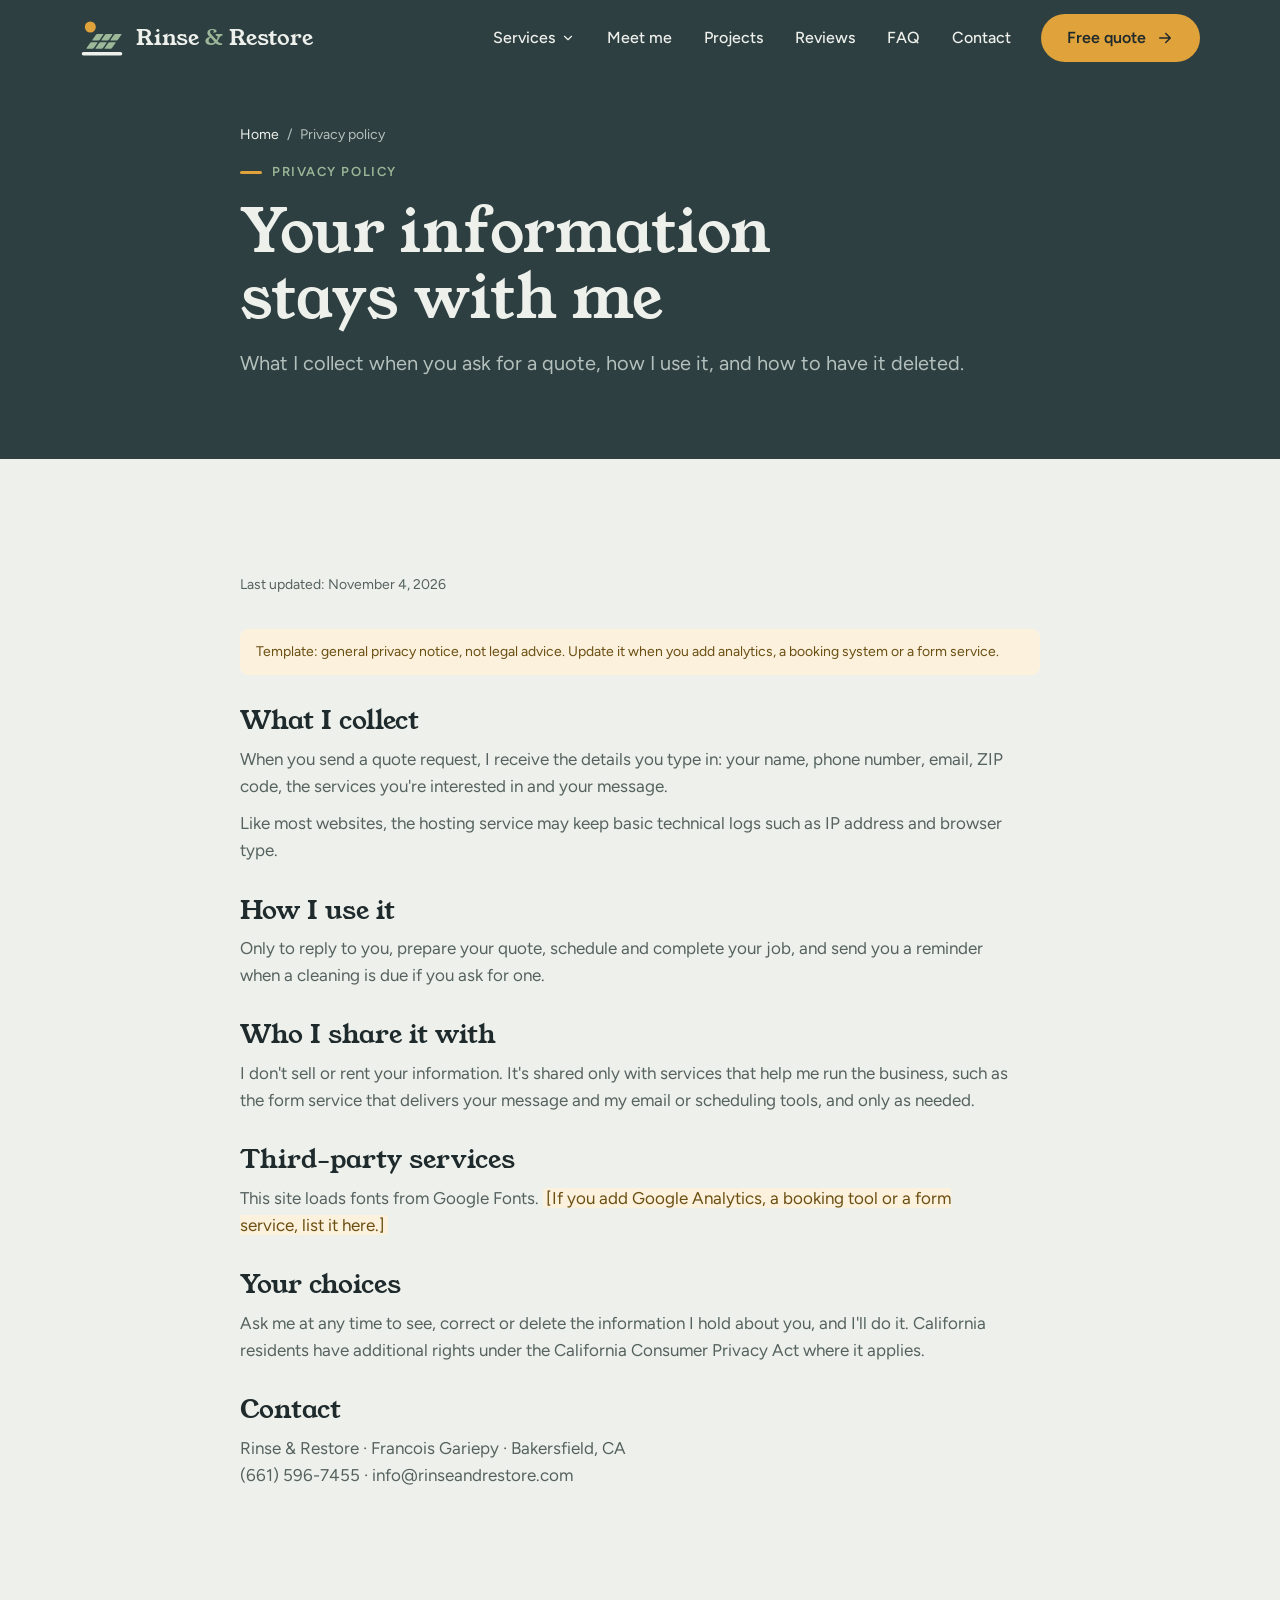
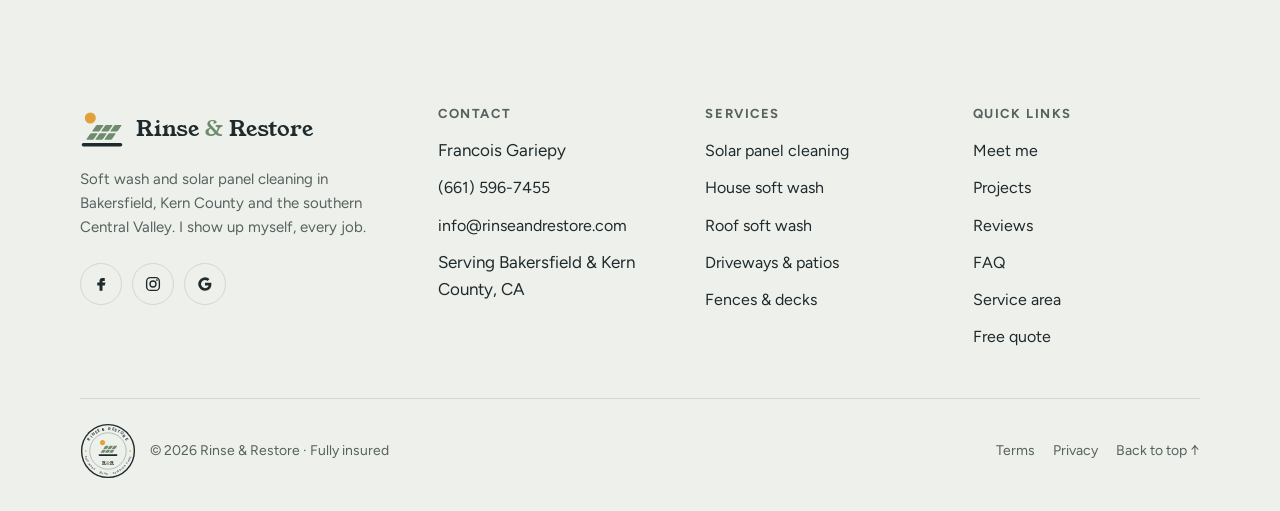
<file: privacy.html>
<!DOCTYPE html>
<html lang="en">
<head>
<meta charset="utf-8">
<meta name="viewport" content="width=device-width, initial-scale=1, viewport-fit=cover">
<meta name="theme-color" content="#2e3f42">
<meta name="apple-mobile-web-app-capable" content="yes">
<meta name="mobile-web-app-capable" content="yes">
<meta name="apple-mobile-web-app-title" content="Rinse &amp; Restore">
<meta name="apple-mobile-web-app-status-bar-style" content="black-translucent">
<meta name="format-detection" content="telephone=yes">
<link rel="apple-touch-icon" href="apple-touch-icon.png">
<link rel="icon" href="favicon.ico" sizes="32x32">
<link rel="icon" type="image/svg+xml" href="favicon.svg">
<link rel="icon" type="image/png" sizes="32x32" href="favicon-32.png">
<link rel="manifest" href="site.webmanifest">
<title>Privacy Policy | Rinse &amp; Restore, Bakersfield</title>
<meta name="description" content="How Rinse & Restore handles the information you send through the quote form.">
<link rel="canonical" href="https://www.rinseandrestore.com/privacy.html">
<meta name="robots" content="index, follow">
<meta property="og:type" content="website">
<meta property="og:site_name" content="Rinse &amp; Restore">
<meta property="og:url" content="https://www.rinseandrestore.com/privacy.html">
<meta property="og:title" content="Privacy Policy | Rinse &amp; Restore, Bakersfield">
<meta property="og:description" content="How Rinse & Restore handles the information you send through the quote form.">
<meta property="og:image" content="https://www.rinseandrestore.com/images/service-house.jpg">
<link rel="preconnect" href="https://fonts.googleapis.com">
<link rel="preconnect" href="https://fonts.gstatic.com" crossorigin>
<link rel="stylesheet" href="https://fonts.googleapis.com/css2?family=Young+Serif&family=Figtree:wght@400;500;600;700&display=swap">
<link rel="stylesheet" href="css/site.css">
<script>document.documentElement.classList.add('js')</script>
<script type="application/ld+json">
{
  "@context": "https://schema.org",
  "@type": "BreadcrumbList",
  "itemListElement": [
    {
      "@type": "ListItem",
      "position": 1,
      "name": "Home",
      "item": "https://www.rinseandrestore.com/"
    },
    {
      "@type": "ListItem",
      "position": 2,
      "name": "Privacy policy",
      "item": "https://www.rinseandrestore.com/privacy.html"
    }
  ]
}
</script>
</head>
<body class="subpage">

<svg width="0" height="0" style="position:absolute" aria-hidden="true" focusable="false">
  <defs>
    <symbol id="mark" viewBox="0 0 64 64">
      <circle cx="15" cy="16" r="8" style="fill:var(--c-sun)"/>
      <g transform="translate(24 26) skewX(-35)" style="fill:var(--c-panel)">
        <rect x="0" y="0" width="10.6" height="9.6" rx="1.2"/>
        <rect x="13.2" y="0" width="10.6" height="9.6" rx="1.2"/>
        <rect x="26.4" y="0" width="10.6" height="9.6" rx="1.2"/>
        <rect x="0" y="12.2" width="10.6" height="9.6" rx="1.2"/>
        <rect x="13.2" y="12.2" width="10.6" height="9.6" rx="1.2"/>
        <rect x="26.4" y="12.2" width="10.6" height="9.6" rx="1.2"/>
      </g>
      <path d="M5 55 H59" style="stroke:var(--c-line)" stroke-width="5" stroke-linecap="round" fill="none"/>
    </symbol>
    <symbol id="seal" viewBox="0 0 240 240">
      <path id="sTop" d="M30 120 a90 90 0 0 1 180 0" fill="none"/>
      <path id="sBot" d="M19 120 a101 101 0 0 0 202 0" fill="none"/>
      <circle cx="120" cy="120" r="113" fill="none" style="stroke:var(--c-line)" stroke-width="6"/>
      <circle cx="120" cy="120" r="78" fill="none" style="stroke:var(--c-ring)" stroke-width="2"/>
      <text style="fill:var(--c-line);font-family:var(--sans);font-weight:700;letter-spacing:.2em" font-size="17"><textPath href="#sTop" startOffset="50%" text-anchor="middle">RINSE &amp; RESTORE</textPath></text>
      <text style="fill:var(--c-line);font-family:var(--sans);font-weight:600;letter-spacing:.2em" font-size="10.5"><textPath href="#sBot" startOffset="50%" text-anchor="middle">SOFT WASH · SOLAR · EXTERIOR CARE</textPath></text>
      <circle cx="25" cy="120" r="3.5" style="fill:var(--c-sun)"/>
      <circle cx="215" cy="120" r="3.5" style="fill:var(--c-sun)"/>
      <use href="#mark" x="76" y="62" width="88" height="88"/>
      <text x="120" y="181" text-anchor="middle" font-size="22" style="fill:var(--c-line);font-family:var(--display)">R<tspan style="fill:var(--c-ring)">&amp;</tspan>R</text>
    </symbol>
    <symbol id="i-arrow-r" viewBox="0 0 24 24"><path d="M5 12h14M13 6l6 6-6 6" fill="none" stroke="currentColor" stroke-width="2" stroke-linecap="round" stroke-linejoin="round"/></symbol>
    <symbol id="i-arrow-l" viewBox="0 0 24 24"><path d="M19 12H5M11 6l-6 6 6 6" fill="none" stroke="currentColor" stroke-width="2" stroke-linecap="round" stroke-linejoin="round"/></symbol>
    <symbol id="i-chev" viewBox="0 0 24 24"><path d="M6 9l6 6 6-6" fill="none" stroke="currentColor" stroke-width="2" stroke-linecap="round" stroke-linejoin="round"/></symbol>
    <symbol id="i-phone" viewBox="0 0 24 24"><path d="M5 4h3l2 5-2.5 1.5a11 11 0 0 0 6 6L15 14l5 2v3a2 2 0 0 1-2 2A16 16 0 0 1 3 6a2 2 0 0 1 2-2z" fill="none" stroke="currentColor" stroke-width="1.8" stroke-linejoin="round"/></symbol>
    <symbol id="i-mail" viewBox="0 0 24 24"><rect x="3" y="5" width="18" height="14" rx="2" fill="none" stroke="currentColor" stroke-width="1.8"/><path d="M3 7l9 6 9-6" fill="none" stroke="currentColor" stroke-width="1.8"/></symbol>
    <symbol id="i-pin" viewBox="0 0 24 24"><path d="M12 21s-7-6.2-7-11.5A7 7 0 0 1 19 9.5C19 14.8 12 21 12 21z" fill="none" stroke="currentColor" stroke-width="1.8"/><circle cx="12" cy="9.5" r="2.5" fill="none" stroke="currentColor" stroke-width="1.8"/></symbol>
    <symbol id="i-check" viewBox="0 0 24 24"><circle cx="12" cy="12" r="9" fill="none" stroke="currentColor" stroke-width="1.8"/><path d="M8 12.5l2.5 2.5L16 9.5" fill="none" stroke="currentColor" stroke-width="2" stroke-linecap="round" stroke-linejoin="round"/></symbol>
    <symbol id="i-star" viewBox="0 0 24 24"><path d="M12 3l2.7 5.6 6.1.9-4.4 4.3 1 6.1L12 17l-5.4 2.9 1-6.1L3.2 9.5l6.1-.9z" fill="currentColor"/></symbol>
    <symbol id="i-menu" viewBox="0 0 24 24"><path d="M4 7h16M4 12h16M4 17h16" fill="none" stroke="currentColor" stroke-width="2" stroke-linecap="round"/></symbol>
    <symbol id="i-close" viewBox="0 0 24 24"><path d="M6 6l12 12M18 6L6 18" fill="none" stroke="currentColor" stroke-width="2" stroke-linecap="round"/></symbol>
    <symbol id="i-fb" viewBox="0 0 24 24"><path d="M14 8h3V4h-3a4 4 0 0 0-4 4v2H7v4h3v7h4v-7h3l1-4h-4V8z" fill="currentColor"/></symbol>
    <symbol id="i-ig" viewBox="0 0 24 24"><rect x="3.5" y="3.5" width="17" height="17" rx="5" fill="none" stroke="currentColor" stroke-width="1.8"/><circle cx="12" cy="12" r="4" fill="none" stroke="currentColor" stroke-width="1.8"/><circle cx="17.3" cy="6.7" r="1.2" fill="currentColor"/></symbol>
    <symbol id="i-g" viewBox="0 0 24 24"><path d="M20.5 12.2c0-.7-.1-1.3-.2-1.9H12v3.6h4.8a4.1 4.1 0 0 1-1.8 2.7v2.2h2.9c1.7-1.6 2.6-3.9 2.6-6.6z M12 21c2.4 0 4.5-.8 5.9-2.2L15 16.6c-.8.5-1.8.9-3 .9-2.3 0-4.3-1.6-5-3.7H4v2.3A9 9 0 0 0 12 21z M7 13.8a5.4 5.4 0 0 1 0-3.5V8H4a9 9 0 0 0 0 8.1l3-2.3z M12 6.6c1.3 0 2.5.5 3.4 1.3l2.6-2.6A9 9 0 0 0 4 8l3 2.3c.7-2.1 2.7-3.7 5-3.7z" fill="currentColor"/></symbol>
  </defs>
</svg>

<header class="site-header" id="top">
  <div class="container bar">
    <a class="logo" href="index.html" aria-label="Rinse &amp; Restore, home">
      <svg aria-hidden="true"><use href="#mark"/></svg>
      <span class="name">Rinse <em>&amp;</em> Restore</span>
    </a>

    <nav class="nav" id="nav" aria-label="Main">
      <ul>
        <li class="has-drop">
          <button class="navlink" type="button" aria-expanded="false" aria-controls="drop-services">Services <svg class="chev" aria-hidden="true"><use href="#i-chev"/></svg></button>
          <ul class="drop" id="drop-services">
            <li><a href="index.html#services">Solar panel cleaning</a></li>
            <li><a href="index.html#services">House soft wash</a></li>
            <li><a href="index.html#services">Roof soft wash</a></li>
            <li><a href="index.html#services">Driveways &amp; patios</a></li>
            <li><a href="index.html#services">Fences &amp; decks</a></li>
          </ul>
        </li>
        <li><a class="navlink" href="index.html#about">Meet me</a></li>
        <li><a class="navlink" href="index.html#projects">Projects</a></li>
        <li><a class="navlink" href="index.html#reviews">Reviews</a></li>
        <li><a class="navlink" href="faq.html">FAQ</a></li>
        <li><a class="navlink" href="index.html#contact">Contact</a></li>
      </ul>
      <div class="header-cta"><a class="btn btn-sun" href="index.html#contact">Free quote <svg aria-hidden="true"><use href="#i-arrow-r"/></svg></a></div>
    </nav>

    <button class="menu-toggle" id="menuToggle" type="button" aria-expanded="false" aria-controls="nav" aria-label="Open menu">
      <svg aria-hidden="true"><use href="#i-menu"/></svg>
    </button>
  </div>
</header>

<main>
<section class="page-hero">
  <div class="container narrow">
    <nav class="breadcrumb" aria-label="Breadcrumb"><a href="index.html">Home</a><span aria-hidden="true">/</span><span aria-current="page">Privacy policy</span></nav>
    <span class="eyebrow">Privacy policy</span>
    <h1>Your information stays with me</h1>
    <p class="lead">What I collect when you ask for a quote, how I use it, and how to have it deleted.</p>
  </div>
</section>
<div class="section">
<div class="container narrow page-body prose">
  <p class="updated">Last updated: November 4, 2026</p>
  <p class="draft-note">Template: general privacy notice, not legal advice. Update it when you add analytics, a booking system or a form service.</p>
  <section class="prose-block"><h2>What I collect</h2>
    <p>When you send a quote request, I receive the details you type in: your name, phone number, email, ZIP code, the services you&#x27;re interested in and your message.</p>
    <p>Like most websites, the hosting service may keep basic technical logs such as IP address and browser type.</p>
  </section>
  <section class="prose-block"><h2>How I use it</h2>
    <p>Only to reply to you, prepare your quote, schedule and complete your job, and send you a reminder when a cleaning is due if you ask for one.</p>
  </section>
  <section class="prose-block"><h2>Who I share it with</h2>
    <p>I don&#x27;t sell or rent your information. It&#x27;s shared only with services that help me run the business, such as the form service that delivers your message and my email or scheduling tools, and only as needed.</p>
  </section>
  <section class="prose-block"><h2>Third-party services</h2>
    <p>This site loads fonts from Google Fonts. <mark>[If you add Google Analytics, a booking tool or a form service, list it here.]</mark></p>
  </section>
  <section class="prose-block"><h2>Your choices</h2>
    <p>Ask me at any time to see, correct or delete the information I hold about you, and I&#x27;ll do it. California residents have additional rights under the California Consumer Privacy Act where it applies.</p>
  </section>
  <section class="prose-block"><h2>Contact</h2>
    <p>Rinse &amp; Restore · Francois Gariepy · Bakersfield, CA<br>(661) 596-7455 · info@rinseandrestore.com</p>
  </section>
</div>
</div>
</main>

<footer class="site-footer">
  <div class="container">
    <div class="footer-top">
      <div class="footer-brand">
        <a class="logo" href="#top"><svg aria-hidden="true"><use href="#mark"/></svg><span class="name">Rinse <em>&amp;</em> Restore</span></a>
        <p>Soft wash and solar panel cleaning in Bakersfield, Kern County and the southern Central Valley. I show up myself, every job.</p>
        <div class="socials">
          <a href="#" aria-label="Facebook"><svg aria-hidden="true"><use href="#i-fb"/></svg></a>
          <a href="#" aria-label="Instagram"><svg aria-hidden="true"><use href="#i-ig"/></svg></a>
          <a href="#" aria-label="Google reviews"><svg aria-hidden="true"><use href="#i-g"/></svg></a>
        </div>
      </div>
      <div class="footer-col">
        <h3>Contact</h3>
        <ul>
          <li>Francois Gariepy</li>
          <li><a href="tel:+16615967455">(661) 596-7455</a></li>
          <li><a href="mailto:info@rinseandrestore.com">info@rinseandrestore.com</a></li>
          <li>Serving Bakersfield &amp; Kern County, CA</li>
        </ul>
      </div>
      <div class="footer-col">
        <h3>Services</h3>
        <ul>
          <li><a href="index.html#services">Solar panel cleaning</a></li>
          <li><a href="index.html#services">House soft wash</a></li>
          <li><a href="index.html#services">Roof soft wash</a></li>
          <li><a href="index.html#services">Driveways &amp; patios</a></li>
          <li><a href="index.html#services">Fences &amp; decks</a></li>
        </ul>
      </div>
      <div class="footer-col">
        <h3>Quick links</h3>
        <ul>
          <li><a href="index.html#about">Meet me</a></li>
          <li><a href="index.html#projects">Projects</a></li>
          <li><a href="index.html#reviews">Reviews</a></li>
          <li><a href="faq.html">FAQ</a></li>
          <li><a href="index.html#areas">Service area</a></li>
          <li><a href="index.html#contact">Free quote</a></li>
        </ul>
      </div>
    </div>
    <div class="footer-bottom">
      <div style="display:flex;align-items:center;gap:14px">
        <svg class="footer-seal" viewBox="0 0 240 240" aria-hidden="true"><use href="#seal"/></svg>
        <span>© <span id="year">2026</span> Rinse &amp; Restore · Fully insured</span>
      </div>
      <nav aria-label="Legal"><a href="terms.html">Terms</a><a href="privacy.html">Privacy</a><a href="#top">Back to top ↑</a></nav>
    </div>
  </div>
</footer>

<div class="callbar" id="callbar">
  <a class="btn btn-ghost" href="tel:+16615967455"><svg aria-hidden="true"><use href="#i-phone"/></svg>Call</a>
  <a class="btn btn-primary" href="index.html#contact">Free quote</a>
</div>

<script src="js/site.js" defer></script>
</body>
</html>
</file>
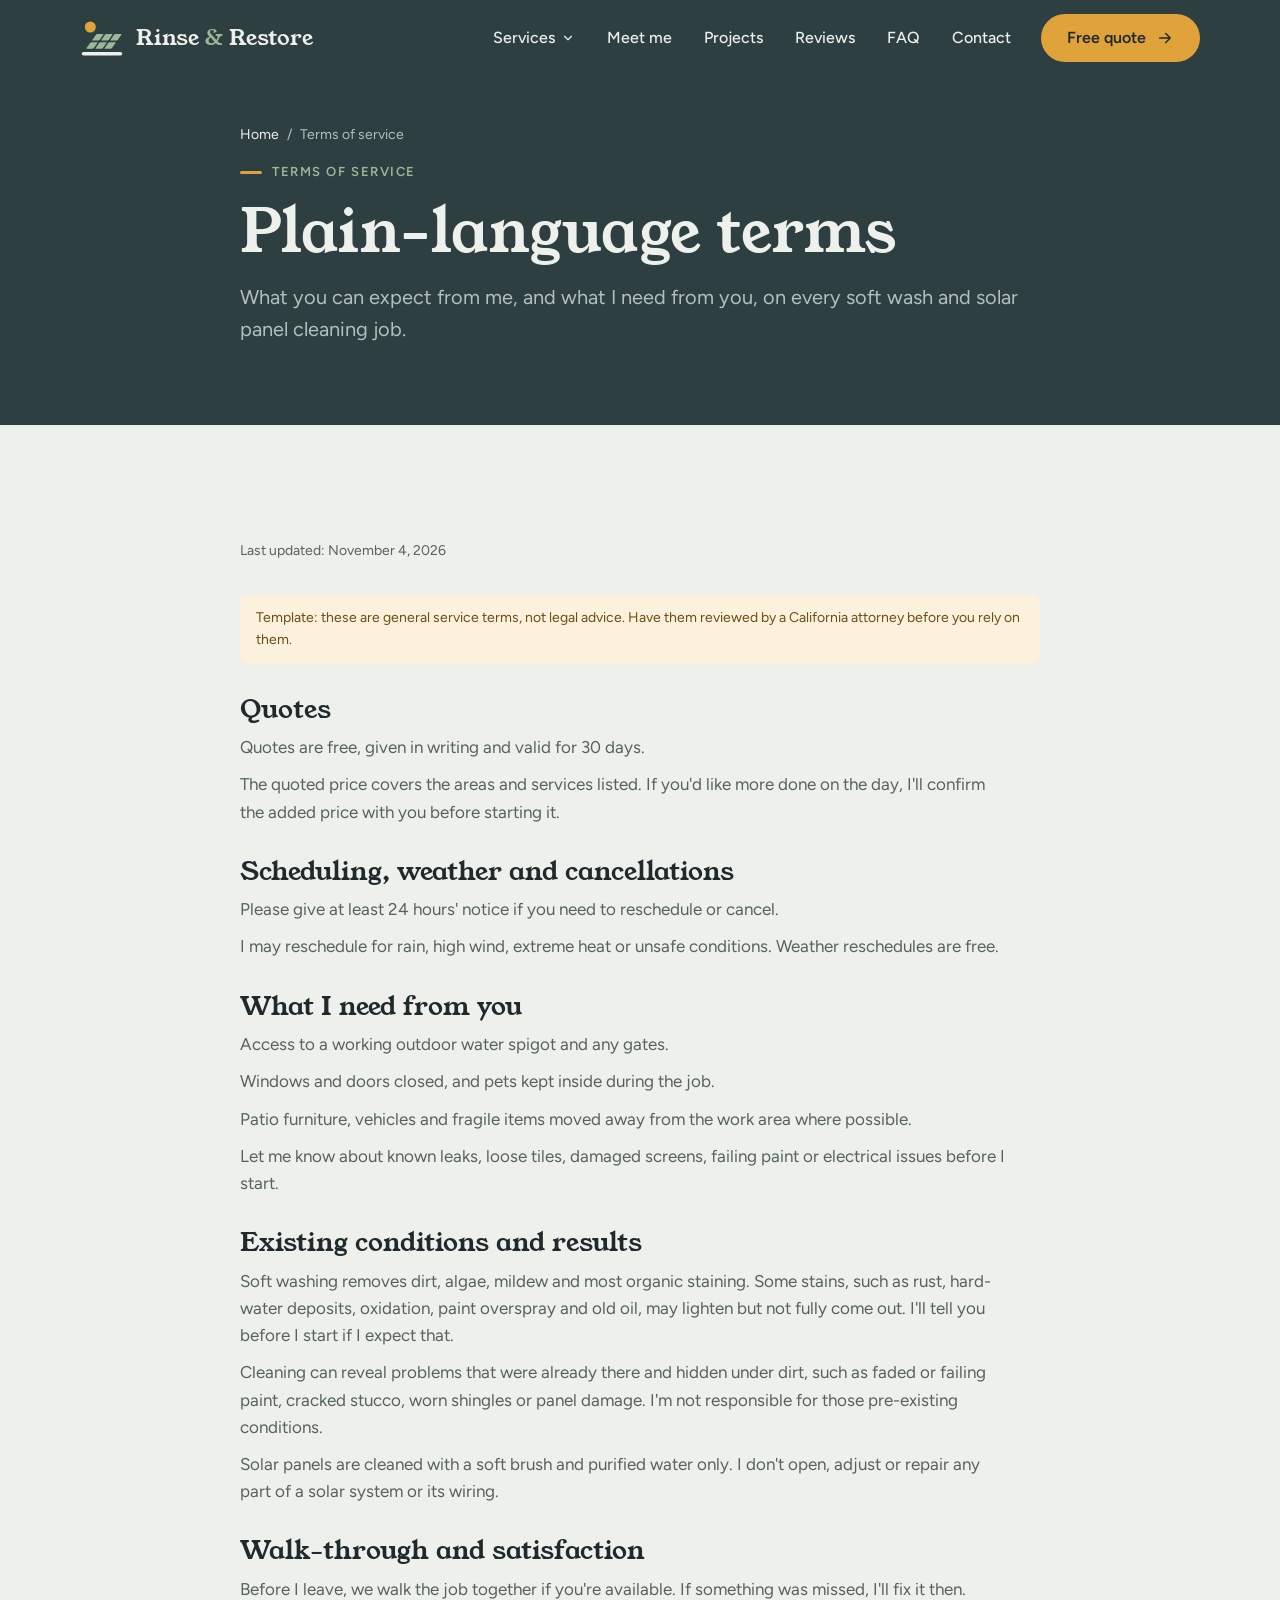
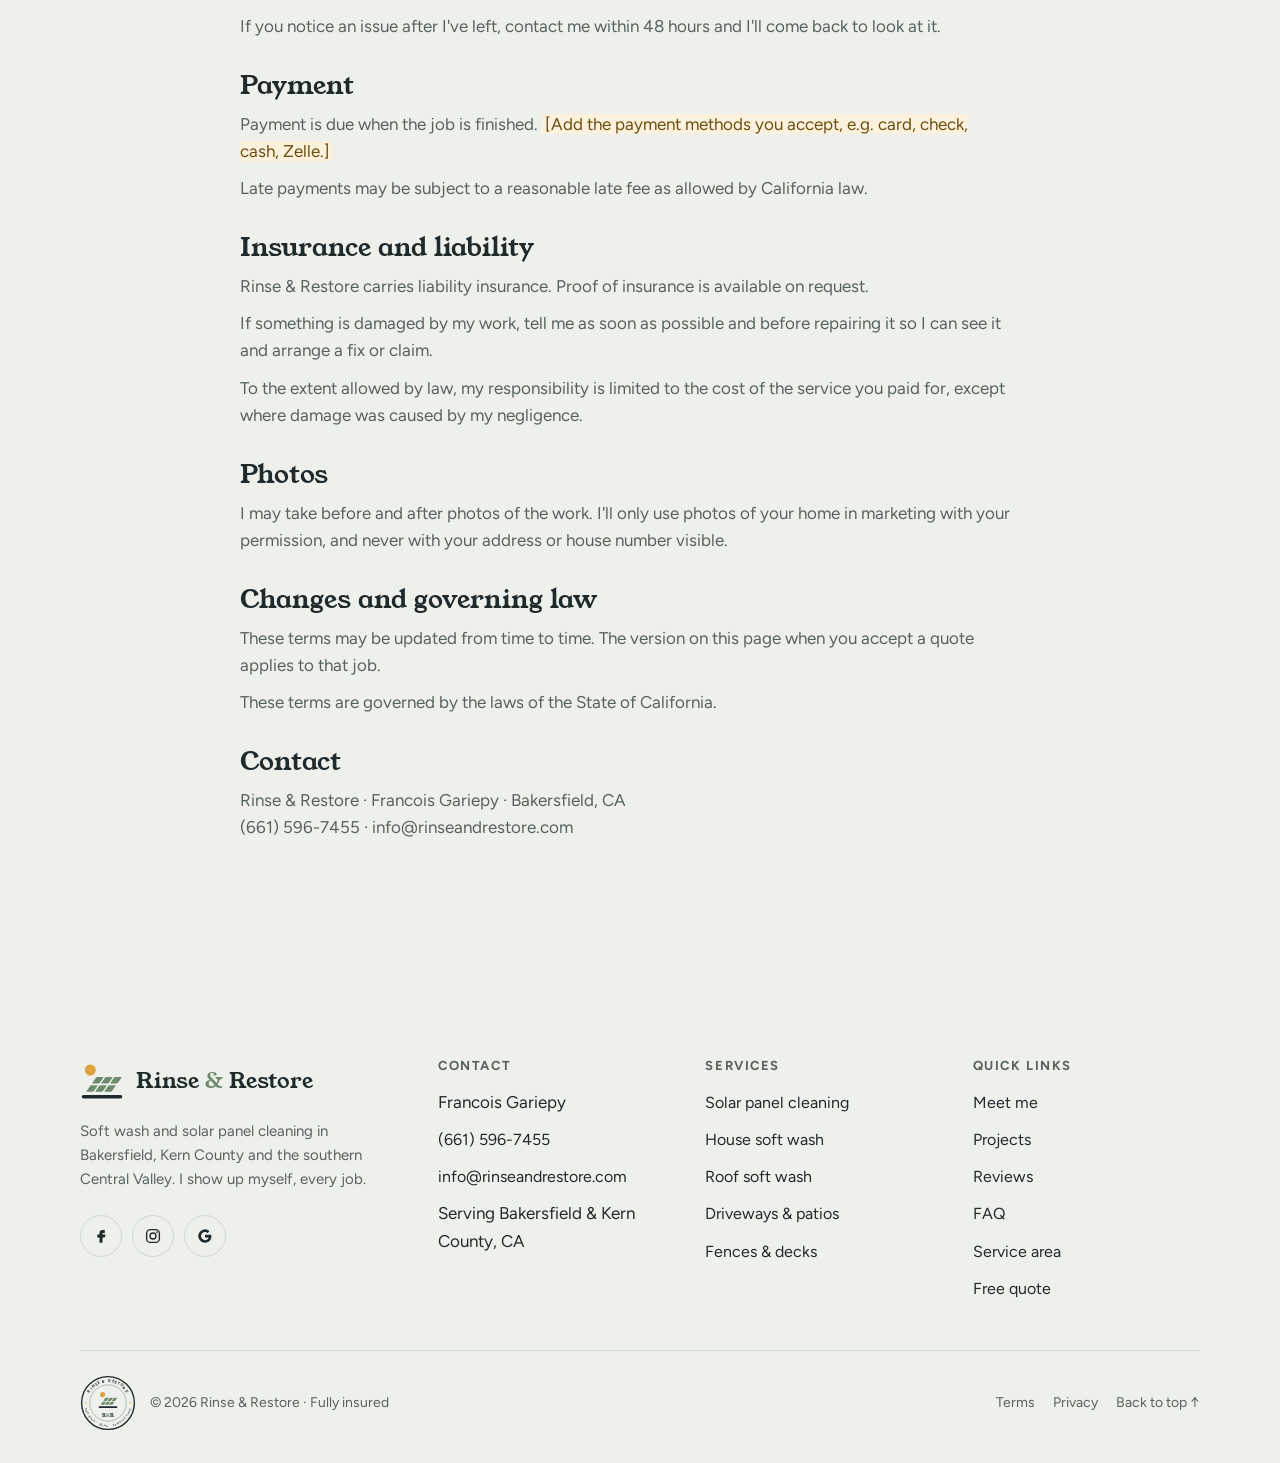
<file: terms.html>
<!DOCTYPE html>
<html lang="en">
<head>
<meta charset="utf-8">
<meta name="viewport" content="width=device-width, initial-scale=1, viewport-fit=cover">
<meta name="theme-color" content="#2e3f42">
<meta name="apple-mobile-web-app-capable" content="yes">
<meta name="mobile-web-app-capable" content="yes">
<meta name="apple-mobile-web-app-title" content="Rinse &amp; Restore">
<meta name="apple-mobile-web-app-status-bar-style" content="black-translucent">
<meta name="format-detection" content="telephone=yes">
<link rel="apple-touch-icon" href="apple-touch-icon.png">
<link rel="icon" href="favicon.ico" sizes="32x32">
<link rel="icon" type="image/svg+xml" href="favicon.svg">
<link rel="icon" type="image/png" sizes="32x32" href="favicon-32.png">
<link rel="manifest" href="site.webmanifest">
<title>Terms of Service | Rinse &amp; Restore, Bakersfield</title>
<meta name="description" content="Service terms for Rinse & Restore soft wash and solar panel cleaning: quotes, scheduling, weather, payment, insurance and photos.">
<link rel="canonical" href="https://www.rinseandrestore.com/terms.html">
<meta name="robots" content="index, follow">
<meta property="og:type" content="website">
<meta property="og:site_name" content="Rinse &amp; Restore">
<meta property="og:url" content="https://www.rinseandrestore.com/terms.html">
<meta property="og:title" content="Terms of Service | Rinse &amp; Restore, Bakersfield">
<meta property="og:description" content="Service terms for Rinse & Restore soft wash and solar panel cleaning: quotes, scheduling, weather, payment, insurance and photos.">
<meta property="og:image" content="https://www.rinseandrestore.com/images/service-house.jpg">
<link rel="preconnect" href="https://fonts.googleapis.com">
<link rel="preconnect" href="https://fonts.gstatic.com" crossorigin>
<link rel="stylesheet" href="https://fonts.googleapis.com/css2?family=Young+Serif&family=Figtree:wght@400;500;600;700&display=swap">
<link rel="stylesheet" href="css/site.css">
<script>document.documentElement.classList.add('js')</script>
<script type="application/ld+json">
{
  "@context": "https://schema.org",
  "@type": "BreadcrumbList",
  "itemListElement": [
    {
      "@type": "ListItem",
      "position": 1,
      "name": "Home",
      "item": "https://www.rinseandrestore.com/"
    },
    {
      "@type": "ListItem",
      "position": 2,
      "name": "Terms of service",
      "item": "https://www.rinseandrestore.com/terms.html"
    }
  ]
}
</script>
</head>
<body class="subpage">

<svg width="0" height="0" style="position:absolute" aria-hidden="true" focusable="false">
  <defs>
    <symbol id="mark" viewBox="0 0 64 64">
      <circle cx="15" cy="16" r="8" style="fill:var(--c-sun)"/>
      <g transform="translate(24 26) skewX(-35)" style="fill:var(--c-panel)">
        <rect x="0" y="0" width="10.6" height="9.6" rx="1.2"/>
        <rect x="13.2" y="0" width="10.6" height="9.6" rx="1.2"/>
        <rect x="26.4" y="0" width="10.6" height="9.6" rx="1.2"/>
        <rect x="0" y="12.2" width="10.6" height="9.6" rx="1.2"/>
        <rect x="13.2" y="12.2" width="10.6" height="9.6" rx="1.2"/>
        <rect x="26.4" y="12.2" width="10.6" height="9.6" rx="1.2"/>
      </g>
      <path d="M5 55 H59" style="stroke:var(--c-line)" stroke-width="5" stroke-linecap="round" fill="none"/>
    </symbol>
    <symbol id="seal" viewBox="0 0 240 240">
      <path id="sTop" d="M30 120 a90 90 0 0 1 180 0" fill="none"/>
      <path id="sBot" d="M19 120 a101 101 0 0 0 202 0" fill="none"/>
      <circle cx="120" cy="120" r="113" fill="none" style="stroke:var(--c-line)" stroke-width="6"/>
      <circle cx="120" cy="120" r="78" fill="none" style="stroke:var(--c-ring)" stroke-width="2"/>
      <text style="fill:var(--c-line);font-family:var(--sans);font-weight:700;letter-spacing:.2em" font-size="17"><textPath href="#sTop" startOffset="50%" text-anchor="middle">RINSE &amp; RESTORE</textPath></text>
      <text style="fill:var(--c-line);font-family:var(--sans);font-weight:600;letter-spacing:.2em" font-size="10.5"><textPath href="#sBot" startOffset="50%" text-anchor="middle">SOFT WASH · SOLAR · EXTERIOR CARE</textPath></text>
      <circle cx="25" cy="120" r="3.5" style="fill:var(--c-sun)"/>
      <circle cx="215" cy="120" r="3.5" style="fill:var(--c-sun)"/>
      <use href="#mark" x="76" y="62" width="88" height="88"/>
      <text x="120" y="181" text-anchor="middle" font-size="22" style="fill:var(--c-line);font-family:var(--display)">R<tspan style="fill:var(--c-ring)">&amp;</tspan>R</text>
    </symbol>
    <symbol id="i-arrow-r" viewBox="0 0 24 24"><path d="M5 12h14M13 6l6 6-6 6" fill="none" stroke="currentColor" stroke-width="2" stroke-linecap="round" stroke-linejoin="round"/></symbol>
    <symbol id="i-arrow-l" viewBox="0 0 24 24"><path d="M19 12H5M11 6l-6 6 6 6" fill="none" stroke="currentColor" stroke-width="2" stroke-linecap="round" stroke-linejoin="round"/></symbol>
    <symbol id="i-chev" viewBox="0 0 24 24"><path d="M6 9l6 6 6-6" fill="none" stroke="currentColor" stroke-width="2" stroke-linecap="round" stroke-linejoin="round"/></symbol>
    <symbol id="i-phone" viewBox="0 0 24 24"><path d="M5 4h3l2 5-2.5 1.5a11 11 0 0 0 6 6L15 14l5 2v3a2 2 0 0 1-2 2A16 16 0 0 1 3 6a2 2 0 0 1 2-2z" fill="none" stroke="currentColor" stroke-width="1.8" stroke-linejoin="round"/></symbol>
    <symbol id="i-mail" viewBox="0 0 24 24"><rect x="3" y="5" width="18" height="14" rx="2" fill="none" stroke="currentColor" stroke-width="1.8"/><path d="M3 7l9 6 9-6" fill="none" stroke="currentColor" stroke-width="1.8"/></symbol>
    <symbol id="i-pin" viewBox="0 0 24 24"><path d="M12 21s-7-6.2-7-11.5A7 7 0 0 1 19 9.5C19 14.8 12 21 12 21z" fill="none" stroke="currentColor" stroke-width="1.8"/><circle cx="12" cy="9.5" r="2.5" fill="none" stroke="currentColor" stroke-width="1.8"/></symbol>
    <symbol id="i-check" viewBox="0 0 24 24"><circle cx="12" cy="12" r="9" fill="none" stroke="currentColor" stroke-width="1.8"/><path d="M8 12.5l2.5 2.5L16 9.5" fill="none" stroke="currentColor" stroke-width="2" stroke-linecap="round" stroke-linejoin="round"/></symbol>
    <symbol id="i-star" viewBox="0 0 24 24"><path d="M12 3l2.7 5.6 6.1.9-4.4 4.3 1 6.1L12 17l-5.4 2.9 1-6.1L3.2 9.5l6.1-.9z" fill="currentColor"/></symbol>
    <symbol id="i-menu" viewBox="0 0 24 24"><path d="M4 7h16M4 12h16M4 17h16" fill="none" stroke="currentColor" stroke-width="2" stroke-linecap="round"/></symbol>
    <symbol id="i-close" viewBox="0 0 24 24"><path d="M6 6l12 12M18 6L6 18" fill="none" stroke="currentColor" stroke-width="2" stroke-linecap="round"/></symbol>
    <symbol id="i-fb" viewBox="0 0 24 24"><path d="M14 8h3V4h-3a4 4 0 0 0-4 4v2H7v4h3v7h4v-7h3l1-4h-4V8z" fill="currentColor"/></symbol>
    <symbol id="i-ig" viewBox="0 0 24 24"><rect x="3.5" y="3.5" width="17" height="17" rx="5" fill="none" stroke="currentColor" stroke-width="1.8"/><circle cx="12" cy="12" r="4" fill="none" stroke="currentColor" stroke-width="1.8"/><circle cx="17.3" cy="6.7" r="1.2" fill="currentColor"/></symbol>
    <symbol id="i-g" viewBox="0 0 24 24"><path d="M20.5 12.2c0-.7-.1-1.3-.2-1.9H12v3.6h4.8a4.1 4.1 0 0 1-1.8 2.7v2.2h2.9c1.7-1.6 2.6-3.9 2.6-6.6z M12 21c2.4 0 4.5-.8 5.9-2.2L15 16.6c-.8.5-1.8.9-3 .9-2.3 0-4.3-1.6-5-3.7H4v2.3A9 9 0 0 0 12 21z M7 13.8a5.4 5.4 0 0 1 0-3.5V8H4a9 9 0 0 0 0 8.1l3-2.3z M12 6.6c1.3 0 2.5.5 3.4 1.3l2.6-2.6A9 9 0 0 0 4 8l3 2.3c.7-2.1 2.7-3.7 5-3.7z" fill="currentColor"/></symbol>
  </defs>
</svg>

<header class="site-header" id="top">
  <div class="container bar">
    <a class="logo" href="index.html" aria-label="Rinse &amp; Restore, home">
      <svg aria-hidden="true"><use href="#mark"/></svg>
      <span class="name">Rinse <em>&amp;</em> Restore</span>
    </a>

    <nav class="nav" id="nav" aria-label="Main">
      <ul>
        <li class="has-drop">
          <button class="navlink" type="button" aria-expanded="false" aria-controls="drop-services">Services <svg class="chev" aria-hidden="true"><use href="#i-chev"/></svg></button>
          <ul class="drop" id="drop-services">
            <li><a href="index.html#services">Solar panel cleaning</a></li>
            <li><a href="index.html#services">House soft wash</a></li>
            <li><a href="index.html#services">Roof soft wash</a></li>
            <li><a href="index.html#services">Driveways &amp; patios</a></li>
            <li><a href="index.html#services">Fences &amp; decks</a></li>
          </ul>
        </li>
        <li><a class="navlink" href="index.html#about">Meet me</a></li>
        <li><a class="navlink" href="index.html#projects">Projects</a></li>
        <li><a class="navlink" href="index.html#reviews">Reviews</a></li>
        <li><a class="navlink" href="faq.html">FAQ</a></li>
        <li><a class="navlink" href="index.html#contact">Contact</a></li>
      </ul>
      <div class="header-cta"><a class="btn btn-sun" href="index.html#contact">Free quote <svg aria-hidden="true"><use href="#i-arrow-r"/></svg></a></div>
    </nav>

    <button class="menu-toggle" id="menuToggle" type="button" aria-expanded="false" aria-controls="nav" aria-label="Open menu">
      <svg aria-hidden="true"><use href="#i-menu"/></svg>
    </button>
  </div>
</header>

<main>
<section class="page-hero">
  <div class="container narrow">
    <nav class="breadcrumb" aria-label="Breadcrumb"><a href="index.html">Home</a><span aria-hidden="true">/</span><span aria-current="page">Terms of service</span></nav>
    <span class="eyebrow">Terms of service</span>
    <h1>Plain-language terms</h1>
    <p class="lead">What you can expect from me, and what I need from you, on every soft wash and solar panel cleaning job.</p>
  </div>
</section>
<div class="section">
<div class="container narrow page-body prose">
  <p class="updated">Last updated: November 4, 2026</p>
  <p class="draft-note">Template: these are general service terms, not legal advice. Have them reviewed by a California attorney before you rely on them.</p>
  <section class="prose-block"><h2>Quotes</h2>
    <p>Quotes are free, given in writing and valid for 30 days.</p>
    <p>The quoted price covers the areas and services listed. If you&#x27;d like more done on the day, I&#x27;ll confirm the added price with you before starting it.</p>
  </section>
  <section class="prose-block"><h2>Scheduling, weather and cancellations</h2>
    <p>Please give at least 24 hours&#x27; notice if you need to reschedule or cancel.</p>
    <p>I may reschedule for rain, high wind, extreme heat or unsafe conditions. Weather reschedules are free.</p>
  </section>
  <section class="prose-block"><h2>What I need from you</h2>
    <p>Access to a working outdoor water spigot and any gates.</p>
    <p>Windows and doors closed, and pets kept inside during the job.</p>
    <p>Patio furniture, vehicles and fragile items moved away from the work area where possible.</p>
    <p>Let me know about known leaks, loose tiles, damaged screens, failing paint or electrical issues before I start.</p>
  </section>
  <section class="prose-block"><h2>Existing conditions and results</h2>
    <p>Soft washing removes dirt, algae, mildew and most organic staining. Some stains, such as rust, hard-water deposits, oxidation, paint overspray and old oil, may lighten but not fully come out. I&#x27;ll tell you before I start if I expect that.</p>
    <p>Cleaning can reveal problems that were already there and hidden under dirt, such as faded or failing paint, cracked stucco, worn shingles or panel damage. I&#x27;m not responsible for those pre-existing conditions.</p>
    <p>Solar panels are cleaned with a soft brush and purified water only. I don&#x27;t open, adjust or repair any part of a solar system or its wiring.</p>
  </section>
  <section class="prose-block"><h2>Walk-through and satisfaction</h2>
    <p>Before I leave, we walk the job together if you&#x27;re available. If something was missed, I&#x27;ll fix it then.</p>
    <p>If you notice an issue after I&#x27;ve left, contact me within 48 hours and I&#x27;ll come back to look at it.</p>
  </section>
  <section class="prose-block"><h2>Payment</h2>
    <p>Payment is due when the job is finished. <mark>[Add the payment methods you accept, e.g. card, check, cash, Zelle.]</mark></p>
    <p>Late payments may be subject to a reasonable late fee as allowed by California law.</p>
  </section>
  <section class="prose-block"><h2>Insurance and liability</h2>
    <p>Rinse &amp; Restore carries liability insurance. Proof of insurance is available on request.</p>
    <p>If something is damaged by my work, tell me as soon as possible and before repairing it so I can see it and arrange a fix or claim.</p>
    <p>To the extent allowed by law, my responsibility is limited to the cost of the service you paid for, except where damage was caused by my negligence.</p>
  </section>
  <section class="prose-block"><h2>Photos</h2>
    <p>I may take before and after photos of the work. I&#x27;ll only use photos of your home in marketing with your permission, and never with your address or house number visible.</p>
  </section>
  <section class="prose-block"><h2>Changes and governing law</h2>
    <p>These terms may be updated from time to time. The version on this page when you accept a quote applies to that job.</p>
    <p>These terms are governed by the laws of the State of California.</p>
  </section>
  <section class="prose-block"><h2>Contact</h2>
    <p>Rinse &amp; Restore · Francois Gariepy · Bakersfield, CA<br>(661) 596-7455 · info@rinseandrestore.com</p>
  </section>
</div>
</div>
</main>

<footer class="site-footer">
  <div class="container">
    <div class="footer-top">
      <div class="footer-brand">
        <a class="logo" href="#top"><svg aria-hidden="true"><use href="#mark"/></svg><span class="name">Rinse <em>&amp;</em> Restore</span></a>
        <p>Soft wash and solar panel cleaning in Bakersfield, Kern County and the southern Central Valley. I show up myself, every job.</p>
        <div class="socials">
          <a href="#" aria-label="Facebook"><svg aria-hidden="true"><use href="#i-fb"/></svg></a>
          <a href="#" aria-label="Instagram"><svg aria-hidden="true"><use href="#i-ig"/></svg></a>
          <a href="#" aria-label="Google reviews"><svg aria-hidden="true"><use href="#i-g"/></svg></a>
        </div>
      </div>
      <div class="footer-col">
        <h3>Contact</h3>
        <ul>
          <li>Francois Gariepy</li>
          <li><a href="tel:+16615967455">(661) 596-7455</a></li>
          <li><a href="mailto:info@rinseandrestore.com">info@rinseandrestore.com</a></li>
          <li>Serving Bakersfield &amp; Kern County, CA</li>
        </ul>
      </div>
      <div class="footer-col">
        <h3>Services</h3>
        <ul>
          <li><a href="index.html#services">Solar panel cleaning</a></li>
          <li><a href="index.html#services">House soft wash</a></li>
          <li><a href="index.html#services">Roof soft wash</a></li>
          <li><a href="index.html#services">Driveways &amp; patios</a></li>
          <li><a href="index.html#services">Fences &amp; decks</a></li>
        </ul>
      </div>
      <div class="footer-col">
        <h3>Quick links</h3>
        <ul>
          <li><a href="index.html#about">Meet me</a></li>
          <li><a href="index.html#projects">Projects</a></li>
          <li><a href="index.html#reviews">Reviews</a></li>
          <li><a href="faq.html">FAQ</a></li>
          <li><a href="index.html#areas">Service area</a></li>
          <li><a href="index.html#contact">Free quote</a></li>
        </ul>
      </div>
    </div>
    <div class="footer-bottom">
      <div style="display:flex;align-items:center;gap:14px">
        <svg class="footer-seal" viewBox="0 0 240 240" aria-hidden="true"><use href="#seal"/></svg>
        <span>© <span id="year">2026</span> Rinse &amp; Restore · Fully insured</span>
      </div>
      <nav aria-label="Legal"><a href="terms.html">Terms</a><a href="privacy.html">Privacy</a><a href="#top">Back to top ↑</a></nav>
    </div>
  </div>
</footer>

<div class="callbar" id="callbar">
  <a class="btn btn-ghost" href="tel:+16615967455"><svg aria-hidden="true"><use href="#i-phone"/></svg>Call</a>
  <a class="btn btn-primary" href="index.html#contact">Free quote</a>
</div>

<script src="js/site.js" defer></script>
</body>
</html>
</file>
<file: css/site.css>
/* =========================================================
   Rinse & Restore — design tokens (from the design system)
   ========================================================= */
:root{
  --surface:#eef0eb;
  --raised:#f9faf6;
  --ink:#1f2a2c;
  --muted:#55625f;
  --line:#d3d8d0;
  --slate:#2e3f42;
  --slate-deep:#233235;
  --sage:#6e8b6d;
  --sage-lt:#9cb898;
  --action:#3f5b47;
  --action-hover:#334b3a;
  --on-action:#ffffff;
  --tint:#dde5d8;
  --sun:#e0a23a;
  --on-slate:#eef0eb;
  --muted-rev:#b3c0bb;

  --display:"Young Serif", Georgia, "Times New Roman", serif;
  --sans:Figtree, ui-sans-serif, system-ui, -apple-system, "Segoe UI", sans-serif;

  --space-1:4px; --space-2:8px; --space-4:16px; --space-6:24px; --space-8:32px; --space-12:48px; --space-16:64px; --space-24:96px;
  --radius-sm:4px; --radius-md:8px; --radius-lg:16px; --radius-xl:28px; --radius-pill:999px;
  --shadow-card:0 1px 2px rgba(31,42,44,.06), 0 6px 20px rgba(31,42,44,.07);

  --max:1200px;
  --gutter:clamp(16px, 4vw, 40px);
  --header-h:76px;

  /* logo colour slots, read by the SVG symbols */
  --c-sun:var(--sun); --c-panel:var(--sage); --c-line:var(--ink); --c-ring:var(--sage);
}

/* =========================================================
   Base
   ========================================================= */
*,*::before,*::after{box-sizing:border-box}
html{scroll-behavior:smooth;scroll-padding-top:calc(var(--header-h) + 16px)}
@media (prefers-reduced-motion:reduce){html{scroll-behavior:auto}}
body{margin:0;background:var(--surface);color:var(--ink);font-family:var(--sans);font-size:17px;line-height:1.6;-webkit-font-smoothing:antialiased}
img{max-width:100%;display:block}
a{color:inherit}
h1,h2,h3{font-family:var(--display);font-weight:400;line-height:1.1;margin:0;text-wrap:balance}
p{margin:0}
button{font:inherit;cursor:pointer}
:focus-visible{outline:2px solid var(--action);outline-offset:3px;border-radius:4px}
.container{width:100%;max-width:var(--max);margin:0 auto;padding-left:max(var(--gutter), env(safe-area-inset-left,0px));padding-right:max(var(--gutter), env(safe-area-inset-right,0px))}
.eyebrow{display:inline-flex;align-items:center;gap:10px;font-size:13px;font-weight:600;letter-spacing:.12em;text-transform:uppercase;color:var(--action)}
.eyebrow::before{content:"";width:22px;height:3px;border-radius:2px;background:var(--sun)}
.section{padding-block:clamp(64px, 9vw, 120px)}
.section-head{display:flex;flex-wrap:wrap;align-items:flex-end;justify-content:space-between;gap:var(--space-6);margin-bottom:var(--space-12)}
.section-head .titles{display:grid;gap:var(--space-4);max-width:640px}
.h2{font-size:clamp(32px, 4.4vw, 52px)}
.lead{font-size:clamp(17px, 1.6vw, 20px);color:var(--muted);max-width:60ch}
.sr-only{position:absolute;width:1px;height:1px;padding:0;margin:-1px;overflow:hidden;clip:rect(0,0,0,0);border:0}

/* Buttons */
.btn{display:inline-flex;align-items:center;justify-content:center;gap:10px;min-height:48px;padding:0 24px;border-radius:var(--radius-pill);font-weight:600;font-size:16px;text-decoration:none;border:2px solid transparent;transition:background .2s, color .2s, border-color .2s, transform .2s}
.btn svg{width:18px;height:18px;flex:none}
.btn-primary{background:var(--action);color:var(--on-action)}
.btn-primary:hover{background:var(--action-hover)}
.btn-sun{background:var(--sun);color:var(--ink)}
.btn-sun:hover{background:#d2942c}
.btn-ghost{border-color:currentColor;color:var(--ink);background:transparent}
.btn-ghost:hover{background:var(--ink);color:var(--surface);border-color:var(--ink)}
.btn-ghost-light{border-color:rgba(238,240,235,.7);color:var(--on-slate)}
.btn-ghost-light:hover{background:var(--on-slate);color:var(--ink);border-color:var(--on-slate)}
.link-arrow{display:inline-flex;align-items:center;gap:8px;font-weight:600;color:var(--action);text-decoration:none;border-bottom:2px solid transparent;padding-bottom:2px}
.link-arrow:hover{border-color:currentColor}
.link-arrow svg{width:18px;height:18px;transition:transform .2s}
.link-arrow:hover svg{transform:translateX(3px)}

/* Photo placeholders — swap each for a real <img> of your work */
.photo-slot{position:relative;background:
  repeating-linear-gradient(135deg, rgba(110,139,109,.10) 0 2px, transparent 2px 14px), var(--tint);
  display:grid;place-items:center;overflow:hidden;color:var(--action)}
.photo-slot span{font-size:13px;font-weight:600;letter-spacing:.04em;background:var(--raised);padding:6px 12px;border-radius:var(--radius-pill);box-shadow:var(--shadow-card);max-width:85%;text-align:center}
.photo-slot.dark{background:repeating-linear-gradient(135deg, rgba(255,255,255,.05) 0 2px, transparent 2px 14px), var(--slate)}

/* =========================================================
   Header
   ========================================================= */
.site-header{position:fixed;inset:0 0 auto 0;z-index:50;padding-top:env(safe-area-inset-top,0px);transition:background .3s, box-shadow .3s}
.site-header .bar{height:var(--header-h);display:flex;align-items:center;justify-content:space-between;gap:var(--space-6)}
.site-header.scrolled{background:rgba(249,250,246,.96);backdrop-filter:saturate(1.2) blur(10px);box-shadow:0 1px 0 var(--line)}
.logo{display:inline-flex;align-items:center;gap:12px;text-decoration:none;color:var(--on-slate)}
.logo svg{width:44px;height:44px;flex:none}
.logo .name{font-family:var(--display);font-size:22px;line-height:1;white-space:nowrap}
.logo .name em{font-style:normal;color:var(--sage-lt)}
.site-header:not(.scrolled) .logo{--c-panel:var(--sage-lt);--c-line:var(--on-slate)}
.site-header.scrolled .logo{color:var(--ink)}
.site-header.scrolled .logo .name em{color:var(--sage)}
.nav{display:flex;align-items:center;gap:var(--space-2)}
.nav > ul{list-style:none;margin:0;padding:0;display:flex;align-items:center;gap:var(--space-1)}
.nav a.navlink,.nav button.navlink{display:inline-flex;align-items:center;gap:6px;padding:10px 14px;border-radius:var(--radius-pill);color:var(--on-slate);text-decoration:none;font-weight:500;font-size:16px;background:none;border:0}
.site-header.scrolled .nav a.navlink,.site-header.scrolled .nav button.navlink{color:var(--ink)}
.nav a.navlink:hover,.nav button.navlink:hover{background:rgba(238,240,235,.14)}
.site-header.scrolled .nav a.navlink:hover,.site-header.scrolled .nav button.navlink:hover{background:var(--tint)}
.nav .chev{width:14px;height:14px;transition:transform .2s}
.has-drop{position:relative}
.drop{position:absolute;top:calc(100% + 8px);left:0;min-width:240px;background:var(--raised);border:1px solid var(--line);border-radius:var(--radius-lg);box-shadow:var(--shadow-card);padding:8px;list-style:none;margin:0;opacity:0;visibility:hidden;transform:translateY(-4px);transition:opacity .2s, transform .2s, visibility .2s}
.has-drop.open .drop{opacity:1;visibility:visible;transform:none}
.has-drop.open .chev{transform:rotate(180deg)}
.drop a{display:block;padding:10px 12px;border-radius:var(--radius-md);text-decoration:none;color:var(--ink);font-size:15px}
.drop a:hover{background:var(--tint)}
.header-cta{margin-left:var(--space-2)}
.menu-toggle{display:none;width:48px;height:48px;border-radius:var(--radius-pill);border:0;background:rgba(238,240,235,.14);color:var(--on-slate);align-items:center;justify-content:center}
.site-header.scrolled .menu-toggle{background:var(--tint);color:var(--ink)}
.menu-toggle svg{width:22px;height:22px}

@media (max-width:980px){
  .menu-toggle{display:inline-flex}
  .nav{position:fixed;inset:0;top:0;background:var(--slate);flex-direction:column;align-items:stretch;justify-content:flex-start;gap:var(--space-6);padding:calc(var(--header-h) + 24px + env(safe-area-inset-top,0px)) var(--gutter) 32px;opacity:0;visibility:hidden;transform:translateY(-12px);transition:opacity .25s ease, transform .25s ease, visibility .25s;z-index:-1;overflow-y:auto}
  .nav.open{opacity:1;visibility:visible;transform:none}
  .nav > ul{flex-direction:column;align-items:stretch;gap:0}
  .nav a.navlink,.nav button.navlink,.site-header.scrolled .nav a.navlink,.site-header.scrolled .nav button.navlink{color:var(--on-slate);font-family:var(--display);font-size:28px;padding:14px 0;border-radius:0;width:100%;justify-content:space-between;border-bottom:1px solid rgba(238,240,235,.12)}
  .drop{position:static;opacity:1;visibility:visible;transform:none;background:transparent;border:0;box-shadow:none;padding:0 0 8px;display:none}
  .has-drop.open .drop{display:block}
  .drop a{color:var(--muted-rev);font-size:17px;padding:10px 0}
  .drop a:hover{background:none;color:var(--on-slate)}
  .header-cta{margin:var(--space-4) 0 0}
  .header-cta .btn{width:100%}
  body.menu-open{overflow:hidden}
  body.menu-open .site-header .logo{color:var(--on-slate);--c-panel:var(--sage-lt);--c-line:var(--on-slate)}
  body.menu-open .site-header.scrolled{background:transparent;box-shadow:none;backdrop-filter:none}
  body.menu-open .menu-toggle{background:rgba(238,240,235,.14);color:var(--on-slate)}
}

/* =========================================================
   Hero (full-bleed photo)
   ========================================================= */
.hero{position:relative;min-height:min(92vh, 860px);display:flex;align-items:flex-end;color:var(--on-slate);isolation:isolate;overflow:hidden}
.hero-media{position:absolute;inset:0;z-index:-2}
.hero-media img{width:100%;height:100%;object-fit:cover;object-position:50% 72%}
.hero::before{content:"";position:absolute;inset:0;z-index:-1;background:
  linear-gradient(90deg, rgba(35,50,53,.78) 0%, rgba(35,50,53,.45) 45%, rgba(35,50,53,0) 75%),
  linear-gradient(180deg, rgba(35,50,53,.55) 0%, rgba(35,50,53,.05) 30%, rgba(35,50,53,.2) 55%, rgba(35,50,53,.85) 100%)}
@media (max-width:720px){.hero::before{background:linear-gradient(180deg, rgba(35,50,53,.6) 0%, rgba(35,50,53,.55) 40%, rgba(35,50,53,.9) 100%)}}
.hero .container{padding-bottom:clamp(48px, 8vw, 96px);padding-top:calc(var(--header-h) + 64px);display:grid;grid-template-columns:minmax(0,1fr) auto;align-items:end;gap:var(--space-8)}
.hero-copy{display:grid;gap:var(--space-6);max-width:720px}
.hero .eyebrow{color:var(--on-slate)}
.hero h1{font-size:clamp(44px, 7.4vw, 92px);line-height:.98;letter-spacing:-.01em}
.hero h1 em{font-style:normal;color:var(--sun)}
.hero p.sub{font-size:clamp(18px, 1.8vw, 21px);max-width:52ch;color:#e3e8e3}
.hero-actions{display:flex;flex-wrap:wrap;gap:var(--space-4);margin-top:var(--space-2)}
.hero-seal{width:clamp(120px, 13vw, 168px);height:auto;--c-panel:var(--sage-lt);--c-line:var(--on-slate);--c-ring:var(--sage-lt);filter:drop-shadow(0 6px 18px rgba(0,0,0,.25));animation:spin 60s linear infinite}
@keyframes spin{to{transform:rotate(360deg)}}
@media (prefers-reduced-motion:reduce){.hero-seal{animation:none}}
.hero-facts{display:flex;flex-wrap:wrap;gap:8px 20px;margin-top:var(--space-4);padding:0;list-style:none;font-size:15px;color:#dfe6e1}
.hero-facts li{display:inline-flex;align-items:center;gap:8px}
.hero-facts svg{width:18px;height:18px;color:var(--sun)}
@media (max-width:720px){.hero .container{grid-template-columns:minmax(0,1fr)}.hero-seal{display:none}}

/* =========================================================
   Services carousel
   ========================================================= */
.services{padding-top:clamp(48px, 7vw, 96px)}
.carousel{position:relative}
.track{display:grid;grid-auto-flow:column;grid-auto-columns:calc((100% - 2 * 24px) / 3);gap:24px;overflow-x:auto;scroll-snap-type:x mandatory;scrollbar-width:none;padding-bottom:4px;overscroll-behavior-x:contain}
.track::-webkit-scrollbar{display:none}
.track > *{scroll-snap-align:start}
@media (max-width:980px){.track{grid-auto-columns:calc((100% - 24px) / 2)}}
@media (max-width:620px){.track{grid-auto-columns:86%}}
.arrows{display:flex;gap:10px}
.arrow{width:52px;height:52px;border-radius:var(--radius-pill);border:1.5px solid var(--ink);background:transparent;color:var(--ink);display:grid;place-items:center;transition:background .2s,color .2s, opacity .2s}
.arrow:hover{background:var(--ink);color:var(--surface)}
.arrow:disabled{opacity:.3;pointer-events:none}
.arrow svg{width:20px;height:20px}
.on-dark .arrow{border-color:var(--on-slate);color:var(--on-slate)}
.on-dark .arrow:hover{background:var(--on-slate);color:var(--ink)}

.service-card{display:flex;flex-direction:column;background:var(--raised);border-radius:var(--radius-xl);overflow:hidden;text-decoration:none;border:1px solid var(--line);transition:transform .3s, box-shadow .3s}
.service-card:hover{transform:translateY(-4px);box-shadow:var(--shadow-card)}
.service-card .media{aspect-ratio:3/2;overflow:hidden}
.service-card .media img,.service-card .media .photo-slot{width:100%;height:100%;object-fit:cover;transition:transform .6s}
.service-card:hover .media img{transform:scale(1.04)}
.service-card .body{padding:24px 24px 28px;display:grid;gap:10px;flex:1;grid-template-rows:auto 1fr auto}
.service-card h3{font-size:26px}
.service-card p{color:var(--muted);font-size:16px}
.service-card .more{display:inline-flex;align-items:center;gap:8px;font-weight:600;font-size:15px;color:var(--action)}
.service-card .more svg{width:16px;height:16px}
.tagline-chip{position:absolute;top:14px;left:14px;background:var(--sun);color:var(--ink);font-size:12px;font-weight:700;letter-spacing:.08em;text-transform:uppercase;padding:6px 10px;border-radius:var(--radius-pill)}
.service-card .media{position:relative}

/* =========================================================
   Testimonials (dark band)
   ========================================================= */
.reviews{background:var(--slate);color:var(--on-slate);border-radius:var(--radius-xl);margin-inline:max(12px, env(safe-area-inset-left,0px));}
.reviews .eyebrow{color:var(--sage-lt)}
.reviews .lead{color:var(--muted-rev)}
.reviews-layout{display:grid;grid-template-columns:minmax(0,5fr) minmax(0,7fr);gap:clamp(32px, 6vw, 96px);align-items:center}
.reviews-intro{display:grid;gap:var(--space-6);align-content:start}
.reviews-intro .stars{display:flex;gap:4px;color:var(--sun)}
.reviews-intro .stars svg{width:22px;height:22px}
.quote-track{grid-auto-columns:100%}
.quote{display:grid;gap:var(--space-6);padding-right:8px}
.quote blockquote{margin:0;font-family:var(--display);font-size:clamp(24px, 2.8vw, 36px);line-height:1.25}
.quote blockquote::before{content:"\201C";display:block;font-size:80px;line-height:.6;color:var(--sun);margin-bottom:12px}
.quote figcaption{display:flex;align-items:center;gap:14px;color:var(--muted-rev);font-size:15px}
.quote figcaption strong{color:var(--on-slate);font-weight:600;display:block;font-size:16px}
.quote .avatar{width:44px;height:44px;border-radius:50%;background:var(--sage);display:grid;place-items:center;font-weight:700;color:var(--slate-deep)}
.reviews-foot{display:flex;align-items:center;justify-content:space-between;gap:var(--space-6);margin-top:var(--space-8);flex-wrap:wrap}
.dots{display:flex;gap:8px}
.dots button{width:10px;height:10px;border-radius:50%;border:0;padding:0;background:rgba(238,240,235,.3);transition:background .2s, width .2s}
.dots button[aria-current="true"]{background:var(--sun);width:28px;border-radius:6px}
.placeholder-note{font-size:13px;color:var(--muted-rev);border:1px dashed rgba(238,240,235,.3);border-radius:var(--radius-md);padding:8px 12px}
@media (max-width:860px){.reviews-layout{grid-template-columns:minmax(0,1fr)}}

/* =========================================================
   Owner + statement band
   ========================================================= */
.owner-grid{display:grid;grid-template-columns:repeat(3, minmax(0,1fr));gap:20px;align-items:end}
.owner-grid .photo-slot,.owner-grid img{aspect-ratio:4/5;border-radius:var(--radius-xl);width:100%;object-fit:cover}
.owner-grid > :nth-child(2){transform:translateY(-40px)}
.statement{display:grid;grid-template-columns:minmax(0,7fr) minmax(0,5fr);gap:clamp(24px, 5vw, 80px);margin-top:var(--space-16);align-items:start}
.statement h2{font-size:clamp(36px, 5.2vw, 68px);line-height:1.02}
.statement h2 em{font-style:normal;color:var(--sage)}
.statement .copy{display:grid;gap:var(--space-4);color:var(--muted);padding-top:12px}
.statement .copy p:first-child{color:var(--ink);font-size:19px}
.sign{display:flex;align-items:center;gap:14px;margin-top:var(--space-4)}
.sign-photo{width:64px;height:64px;border-radius:50%;object-fit:cover;object-position:50% 20%;border:3px solid var(--raised);box-shadow:0 0 0 2px var(--sage)}
.sign .name{font-family:var(--display);font-size:22px;color:var(--ink)}
.sign .role{font-size:14px;color:var(--muted)}
.promise{display:grid;grid-template-columns:repeat(4, minmax(0,1fr));gap:0;margin-top:var(--space-16);border-top:1px solid var(--line);border-bottom:1px solid var(--line)}
.promise div{padding:28px 24px 28px 0;display:grid;gap:6px}
.promise div + div{padding-left:24px;border-left:1px solid var(--line)}
.promise strong{font-family:var(--display);font-weight:400;font-size:22px;line-height:1.2}
.promise span{font-size:15px;color:var(--muted)}
@media (max-width:860px){
  .owner-grid > :nth-child(2){transform:none}
  .statement{grid-template-columns:minmax(0,1fr)}
  .promise{grid-template-columns:repeat(2, minmax(0,1fr))}
  .promise div:nth-child(3){padding-left:0;border-left:0}
  .promise div:nth-child(n+3){border-top:1px solid var(--line)}
}
@media (max-width:560px){.owner-grid{grid-template-columns:1fr 1fr}.owner-grid > :nth-child(3){display:none}}

/* =========================================================
   Projects (before / after)
   ========================================================= */
.projects{background:var(--raised);border-block:1px solid var(--line)}
.project-grid{display:grid;grid-template-columns:repeat(2, minmax(0,1fr));gap:28px}
.project{display:grid;gap:16px}
.project h3{font-size:26px}
.project p{color:var(--muted);font-size:16px}
.project .meta{display:flex;gap:8px;flex-wrap:wrap}
.chip{font-size:12px;font-weight:600;letter-spacing:.06em;text-transform:uppercase;padding:5px 10px;border-radius:var(--radius-pill);background:var(--tint);color:var(--action)}
.ba{position:relative;aspect-ratio:3/2;border-radius:var(--radius-xl);overflow:hidden;user-select:none;touch-action:pan-y;background:var(--tint)}
.ba > .layer{position:absolute;inset:0}
.ba .before{clip-path:inset(0 calc(100% - var(--pos, 50%)) 0 0)}
.ba .layer img{width:100%;height:100%;object-fit:cover}
.ba .layer .photo-slot{width:100%;height:100%;padding:16px;place-items:end end}
.ba .before .photo-slot{place-items:end start}
.ba .before .photo-slot{background:repeating-linear-gradient(135deg, rgba(31,42,44,.06) 0 2px, transparent 2px 14px), #c9c7b8;color:#5b5545}
.ba .label{position:absolute;top:14px;font-size:12px;font-weight:700;letter-spacing:.1em;text-transform:uppercase;padding:6px 10px;border-radius:var(--radius-pill);background:rgba(31,42,44,.75);color:#fff;pointer-events:none}
.ba .label.l{left:14px}.ba .label.r{right:14px;background:var(--action)}
.ba .handle{position:absolute;top:0;bottom:0;left:var(--pos, 50%);width:3px;margin-left:-1.5px;background:#fff;pointer-events:none}
.ba .handle::after{content:"";position:absolute;top:50%;left:50%;width:44px;height:44px;margin:-22px 0 0 -22px;border-radius:50%;background:#fff url("data:image/svg+xml,%3Csvg xmlns='http://www.w3.org/2000/svg' viewBox='0 0 24 24' fill='none' stroke='%231f2a2c' stroke-width='2.2' stroke-linecap='round' stroke-linejoin='round'%3E%3Cpath d='M9 6l-6 6 6 6M15 6l6 6-6 6'/%3E%3C/svg%3E") center/22px no-repeat;box-shadow:0 4px 14px rgba(0,0,0,.2)}
.ba input[type=range]{position:absolute;inset:0;width:100%;height:100%;opacity:0;cursor:ew-resize;margin:0}
.ba:focus-within .handle::after{outline:3px solid var(--sun);outline-offset:2px}
@media (max-width:760px){.project-grid{grid-template-columns:1fr}}

/* Across the Valley strip */
.valley{padding-top:0}
.valley-grid{display:grid;grid-template-columns:minmax(0,1fr) minmax(0,1.3fr) minmax(0,1.3fr);grid-template-rows:240px 240px;gap:16px}
.valley-grid img{width:100%;height:100%;object-fit:cover;border-radius:var(--radius-xl)}
.valley-grid .v-tall{grid-row:span 2}
.valley-grid .v-wide{grid-column:span 2}
@media (max-width:760px){.valley-grid{grid-template-columns:1fr 1fr;grid-template-rows:200px 200px 180px}.valley-grid .v-wide{grid-column:1 / -1}}

/* =========================================================
   Advice / why soft wash
   ========================================================= */
.advice{display:grid;grid-template-columns:minmax(0,5fr) minmax(0,7fr);gap:clamp(32px, 6vw, 96px);align-items:start}
.advice .titles{display:grid;gap:var(--space-4);position:sticky;top:calc(var(--header-h) + 24px)}
.compare{display:grid;gap:16px}
.compare-row{display:grid;grid-template-columns:auto minmax(0,1fr);gap:20px;padding:24px;border-radius:var(--radius-lg);background:var(--raised);border:1px solid var(--line)}
.compare-row .num{width:44px;height:44px;border-radius:50%;background:var(--tint);color:var(--action);display:grid;place-items:center;font-family:var(--display);font-size:20px}
.compare-row h3{font-size:22px;margin-bottom:6px}
.compare-row p{color:var(--muted);font-size:16px}
.psi{display:grid;grid-template-columns:repeat(2, minmax(0,1fr));gap:16px;margin-top:8px}
.psi div{padding:20px 22px;border-radius:var(--radius-lg)}
.psi .hi{background:#ece6d8;color:#5b4a26}
.psi .lo{background:var(--action);color:var(--on-action)}
.psi .val{font-family:var(--display);font-size:clamp(30px, 3.6vw, 42px);line-height:1;font-variant-numeric:tabular-nums}
.psi .lbl{font-size:13px;font-weight:600;letter-spacing:.08em;text-transform:uppercase;opacity:.85}
.psi p{font-size:15px;margin-top:6px;opacity:.9}
@media (max-width:860px){.advice{grid-template-columns:minmax(0,1fr)}.advice .titles{position:static}}
@media (max-width:480px){.psi{grid-template-columns:1fr}}

/* =========================================================
   Quote CTA + form
   ========================================================= */
.cta{position:relative;background:var(--slate);color:var(--on-slate);border-radius:var(--radius-xl);overflow:hidden;margin-inline:max(12px, env(safe-area-inset-left,0px))}
.cta::after{content:"";position:absolute;right:-120px;top:-120px;width:420px;height:420px;border-radius:50%;background:var(--sun);opacity:.14;pointer-events:none}
.cta-layout{position:relative;z-index:1;display:grid;grid-template-columns:minmax(0,5fr) minmax(0,6fr);gap:clamp(32px, 6vw, 88px);align-items:start}
.cta .eyebrow{color:var(--sage-lt)}
.cta h2{font-size:clamp(34px, 4.6vw, 58px)}
.cta .lead{color:var(--muted-rev)}
.cta-info{display:grid;gap:var(--space-6)}
.contact-lines{display:grid;gap:14px;margin-top:var(--space-4);padding:0;list-style:none}
.contact-lines li{display:flex;align-items:center;gap:14px}
.contact-lines .ic{width:44px;height:44px;border-radius:50%;background:rgba(238,240,235,.1);display:grid;place-items:center;flex:none}
.contact-lines .ic svg{width:20px;height:20px;color:var(--sun)}
.contact-lines a{text-decoration:none;font-weight:600}
.contact-lines a:hover{text-decoration:underline}
.contact-lines small{display:block;color:var(--muted-rev);font-size:13px;font-weight:400}
.form{background:var(--raised);color:var(--ink);border-radius:var(--radius-lg);padding:clamp(20px, 3vw, 36px);display:grid;gap:16px;box-shadow:0 20px 60px rgba(0,0,0,.25)}
.form h3{font-size:26px}
.form .row{display:grid;grid-template-columns:1fr 1fr;gap:16px}
.field{display:grid;gap:6px}
.field label,.field legend{font-size:14px;font-weight:600}
.field input,.field select,.field textarea{font:inherit;font-size:16px;color:var(--ink);background:#fff;border:1.5px solid #b9c1b6;border-radius:var(--radius-md);padding:12px 14px;min-height:48px;width:100%}
.field textarea{min-height:110px;resize:vertical}
.field input:focus,.field select:focus,.field textarea:focus{outline:none;border-color:var(--action);box-shadow:0 0 0 3px rgba(63,91,71,.18)}
.field .err{font-size:13px;color:#a63d2b;min-height:0}
.field.invalid input,.field.invalid select{border-color:#a63d2b}
fieldset.field{border:0;padding:0;margin:0}
.checks{display:flex;flex-wrap:wrap;gap:8px}
.checks label{display:inline-flex;align-items:center;gap:8px;font-size:15px;font-weight:500;padding:8px 14px;border:1.5px solid var(--line);border-radius:var(--radius-pill);cursor:pointer;transition:background .2s,border-color .2s}
.checks input{accent-color:var(--action);width:16px;height:16px}
.checks label:has(input:checked){background:var(--tint);border-color:var(--action)}
.form .fine{font-size:13px;color:var(--muted)}
.form-success{display:none;padding:16px;border-radius:var(--radius-md);background:var(--tint);color:var(--action);font-weight:600}
.form.sent .form-success{display:block}
@media (max-width:900px){.cta-layout{grid-template-columns:minmax(0,1fr)}}
@media (max-width:520px){.form .row{grid-template-columns:1fr}}

/* =========================================================
   Footer
   ========================================================= */
.site-footer{padding-top:clamp(64px, 8vw, 104px);padding-bottom:32px}
.footer-top{display:grid;grid-template-columns:minmax(0,1.4fr) repeat(3, minmax(0,1fr));gap:40px;padding-bottom:48px;border-bottom:1px solid var(--line)}
.footer-brand{display:grid;gap:16px;align-content:start}
.footer-brand .logo{color:var(--ink)}
.footer-brand .logo .name em{color:var(--sage)}
.footer-brand p{color:var(--muted);font-size:15px;max-width:34ch}
.footer-col h3{font-family:var(--sans);font-size:13px;font-weight:700;letter-spacing:.12em;text-transform:uppercase;color:var(--muted);margin-bottom:16px}
.footer-col ul{list-style:none;padding:0;margin:0;display:grid;gap:10px}
.footer-col a{text-decoration:none;font-size:16px}
.footer-col a:hover{color:var(--action);text-decoration:underline}
.socials{display:flex;gap:10px;margin-top:8px}
.socials a{width:42px;height:42px;border-radius:50%;border:1.5px solid var(--line);display:grid;place-items:center;transition:background .2s,border-color .2s}
.socials a:hover{background:var(--tint);border-color:var(--action)}
.socials svg{width:18px;height:18px}
.footer-bottom{display:flex;flex-wrap:wrap;align-items:center;justify-content:space-between;gap:12px;padding-top:24px;font-size:14px;color:var(--muted)}
.footer-bottom nav{display:flex;flex-wrap:wrap;gap:6px 18px}
.footer-bottom a{text-decoration:none}
.footer-bottom a:hover{text-decoration:underline}
.footer-seal{width:56px;height:56px}
@media (max-width:900px){.footer-top{grid-template-columns:1fr 1fr}.footer-brand{grid-column:1 / -1}}
@media (max-width:480px){.footer-top{grid-template-columns:1fr}}

/* Mobile sticky call bar */
.callbar{display:none}
@media (max-width:620px){
  .callbar{display:grid;grid-template-columns:1fr 1fr;gap:8px;position:fixed;left:0;right:0;bottom:0;z-index:40;padding:10px max(12px, env(safe-area-inset-left,0px)) calc(10px + env(safe-area-inset-bottom,0px));background:rgba(249,250,246,.97);box-shadow:0 -1px 0 var(--line);transform:translateY(110%);transition:transform .3s}
  .callbar.show{transform:none}
  .callbar .btn{min-height:46px;padding:0 12px;font-size:15px}
  body{padding-bottom:72px}
}

/* Reveal on scroll — content is visible without JS; .js enables the effect */
.js .reveal{opacity:0;transform:translateY(24px);transition:opacity .7s ease, transform .7s ease}
.js .reveal.in{opacity:1;transform:none}
@media (prefers-reduced-motion:reduce){.js .reveal{opacity:1;transform:none;transition:none}}

/* =========================================================
   Service area + FAQ teaser (home)
   ========================================================= */
.areas{background:var(--raised);border-block:1px solid var(--line)}
.areas-layout{display:grid;grid-template-columns:minmax(0,6fr) minmax(0,5fr);gap:clamp(32px, 6vw, 88px);align-items:start}
.areas-layout .titles{display:grid;gap:var(--space-4)}
.areas-note{font-size:16px;color:var(--muted);max-width:60ch}
.areas-h3{font-family:var(--sans);font-size:13px;font-weight:700;letter-spacing:.12em;text-transform:uppercase;color:var(--muted);margin-bottom:14px}
.area-chips{list-style:none;margin:0 0 24px;padding:0;display:flex;flex-wrap:wrap;gap:8px}
.area-chips li{padding:8px 14px;border-radius:var(--radius-pill);background:var(--tint);color:var(--action);font-weight:600;font-size:15px}
.narrow{max-width:880px}
.faq-list{display:grid;gap:12px}
.faq-list details{background:var(--raised);border:1px solid var(--line);border-radius:var(--radius-lg);padding:0 22px}
.faq-list details[open]{border-color:var(--sage)}
.faq-list summary{cursor:pointer;list-style:none;display:flex;justify-content:space-between;align-items:center;gap:16px;padding:20px 0;font-family:var(--display);font-size:20px;line-height:1.3}
.faq-list summary::-webkit-details-marker{display:none}
.faq-list summary::after{content:"";flex:none;width:28px;height:28px;border-radius:50%;background:var(--tint) url("data:image/svg+xml,%3Csvg xmlns='http://www.w3.org/2000/svg' viewBox='0 0 24 24' fill='none' stroke='%233f5b47' stroke-width='2.4' stroke-linecap='round'%3E%3Cpath d='M12 6v12M6 12h12'/%3E%3C/svg%3E") center/14px no-repeat;transition:transform .2s}
.faq-list details[open] summary::after{transform:rotate(45deg)}
.faq-list summary:focus-visible{outline:2px solid var(--action);outline-offset:4px}
.faq-list details p{margin:0 0 20px;color:var(--muted);max-width:68ch}
@media (max-width:860px){.areas-layout{grid-template-columns:minmax(0,1fr)}}

/* =========================================================
   Sub pages (FAQ, terms, privacy)
   ========================================================= */
.page-hero{background:var(--slate);color:var(--on-slate);padding-top:calc(var(--header-h) + env(safe-area-inset-top,0px) + 48px);padding-bottom:clamp(48px, 7vw, 80px)}
.page-hero .container{display:grid;gap:var(--space-4)}
.page-hero .eyebrow{color:var(--sage-lt)}
.page-hero h1{font-size:clamp(36px, 5.4vw, 60px)}
.page-hero .lead{color:var(--muted-rev)}
.breadcrumb{display:flex;flex-wrap:wrap;gap:8px;font-size:14px;color:var(--muted-rev)}
.breadcrumb a{color:var(--on-slate);text-decoration:none}
.breadcrumb a:hover{text-decoration:underline}
.page-body{display:grid;gap:clamp(40px, 6vw, 64px)}
.jump{display:flex;flex-wrap:wrap;gap:8px}
.jump a{padding:8px 16px;border-radius:var(--radius-pill);border:1.5px solid var(--line);text-decoration:none;font-weight:600;font-size:15px;color:var(--action)}
.jump a:hover{background:var(--tint);border-color:var(--action)}
.faq-group{display:grid;gap:18px}
.faq-group h2{font-size:clamp(26px, 3.2vw, 34px)}
.page-cta{background:var(--tint);border-radius:var(--radius-xl);padding:clamp(24px, 4vw, 40px);display:grid;gap:12px;justify-items:start}
.page-cta h2{font-size:28px}
.page-cta p{color:var(--muted)}
.prose{gap:32px}
.prose-block{display:grid;gap:10px}
.prose-block h2{font-size:26px}
.prose-block p{color:var(--muted);max-width:70ch}
.updated{font-size:14px;color:var(--muted)}
.draft-note{font-size:14px;background:#fbf1dc;color:#6b4e12;border-radius:var(--radius-md);padding:12px 16px}
mark{background:#fbf1dc;color:#6b4e12;padding:0 3px;border-radius:3px}

/* Meet me: single headshot + 3-up projects (Nov 2026) */
.owner-col{display:grid;gap:16px;align-content:start}
.owner-photo{width:100%;height:auto;max-width:380px;aspect-ratio:4/5;object-fit:cover;object-position:50% 30%;border-radius:var(--radius-xl);margin-top:12px}
.statement{margin-top:0}
.project-grid{grid-template-columns:repeat(3, minmax(0,1fr))}
@media (max-width:980px){.project-grid{grid-template-columns:repeat(2, minmax(0,1fr))}}
@media (max-width:640px){.project-grid{grid-template-columns:minmax(0,1fr)}}
</file>
